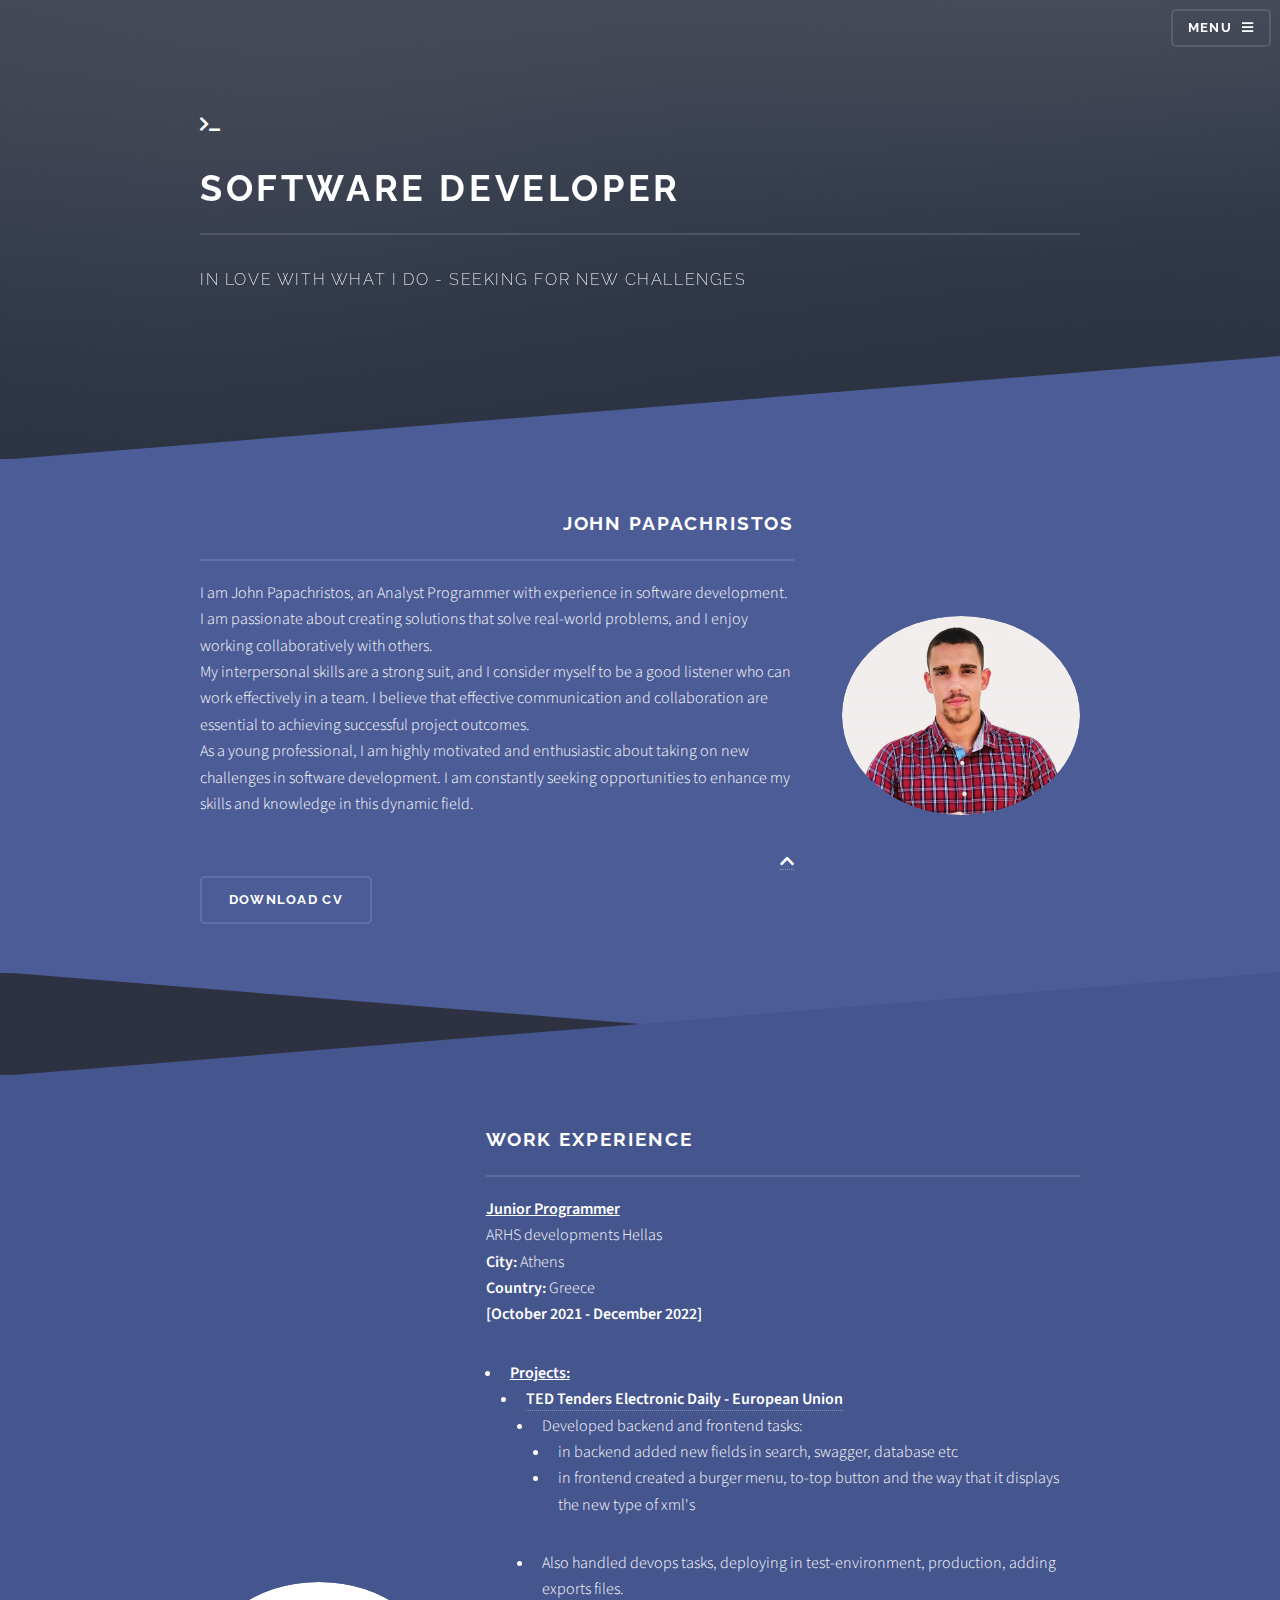
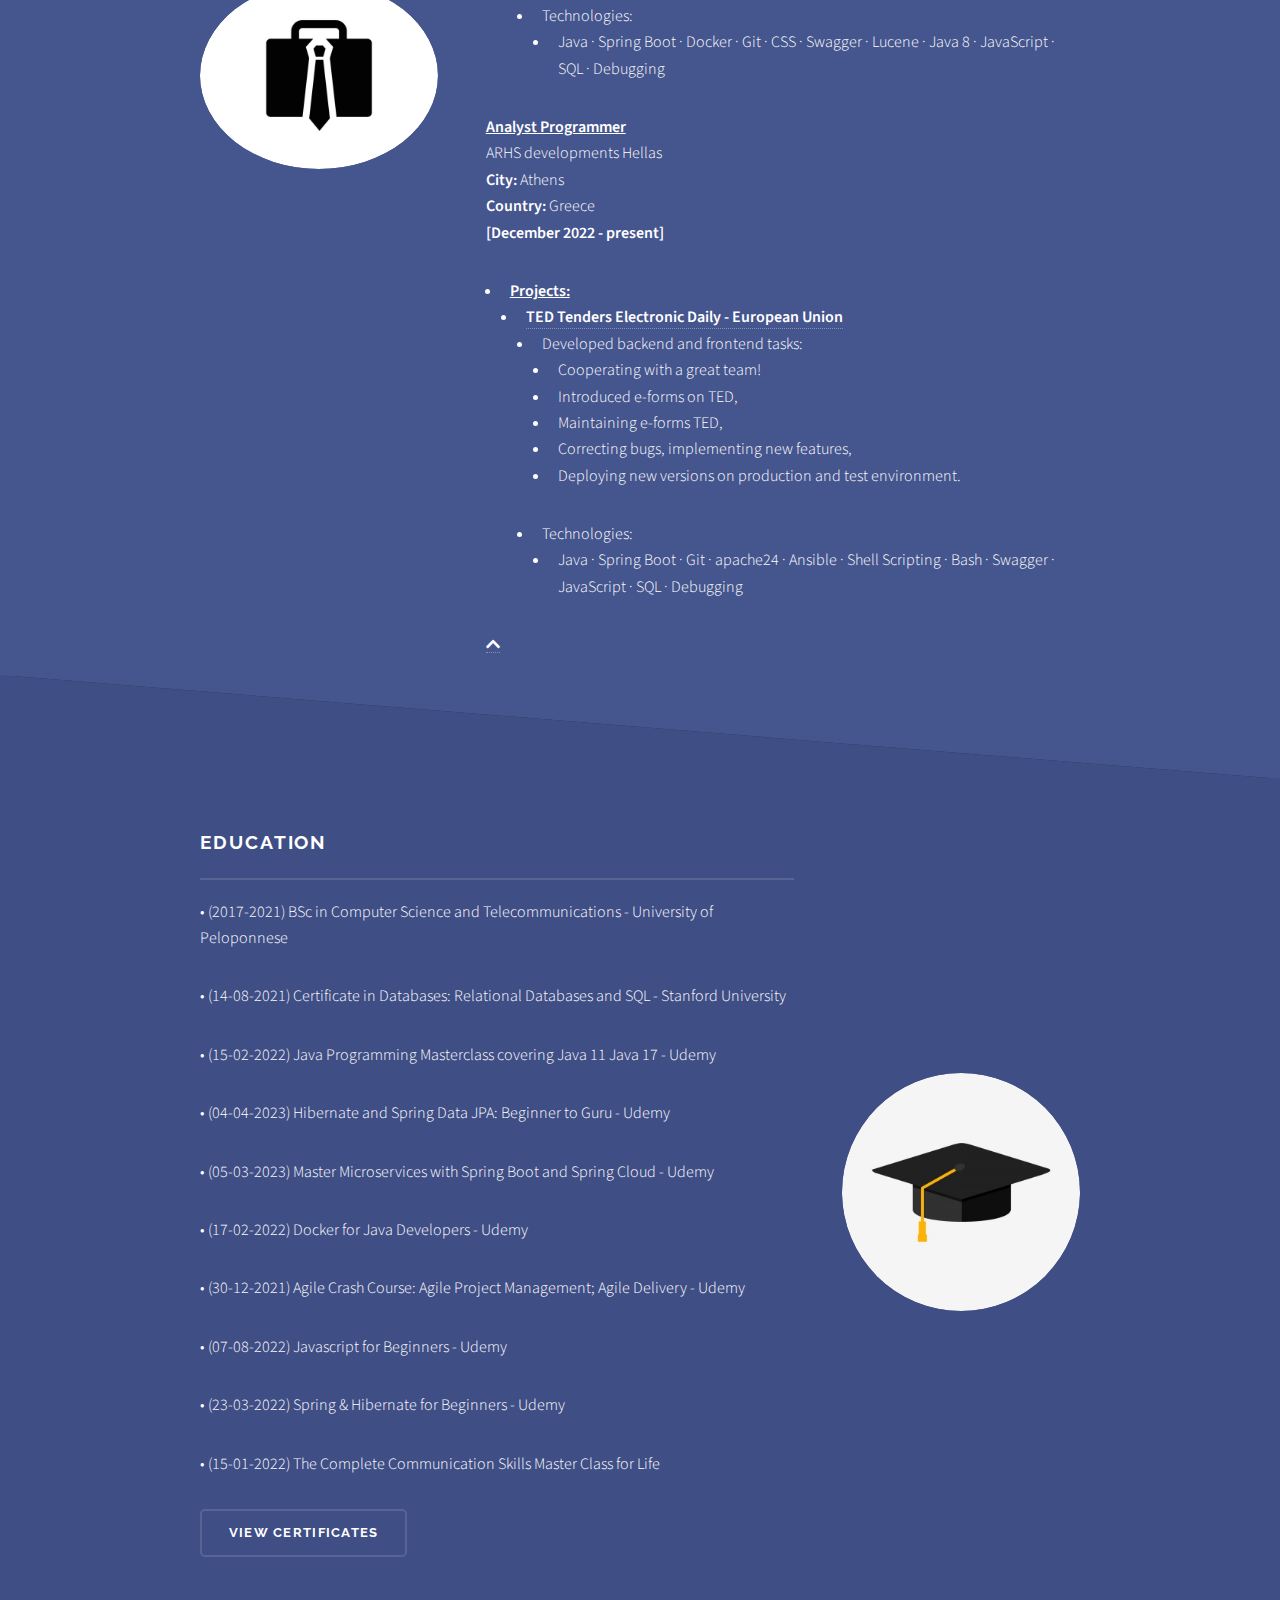
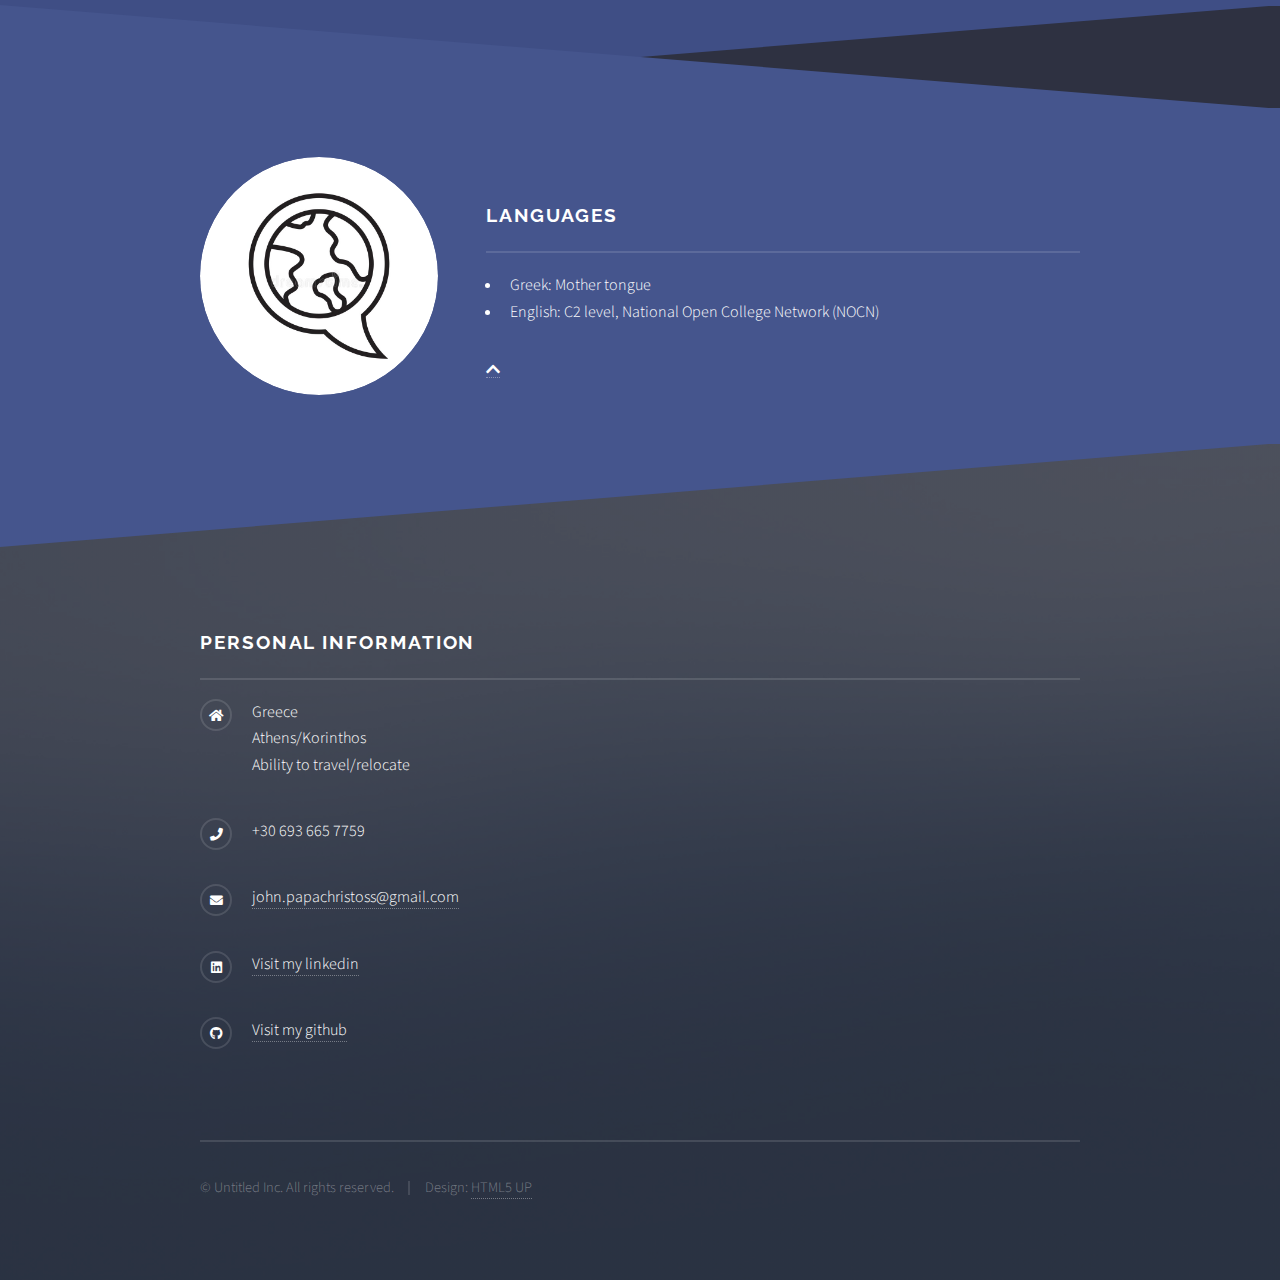
<file: index.html>
<!DOCTYPE HTML>
<!--
	Software developer John Papachristos portfolio
-->
<html>
	<head>
		<link rel="shortcut icon" href="images/Header.png" type="image/png"/>
		<title>John Papachristos</title>
		<meta charset="utf-8" />
		<meta name="viewport" content="width=device-width, initial-scale=1, user-scalable=no" />
		<link rel="stylesheet" href="assets/css/main.css" />
		<noscript><link rel="stylesheet" href="assets/css/noscript.css" /></noscript>
	</head>
	<body class="is-preload">
		<button onclick="topFunction()" id="myBtn" title="Go to top">Top</button>
		<!-- Page Wrapper -->
			<div id="page-wrapper">

				<!-- Header -->
					<header id="header" class="alt">
						<h1><a href="index.html">Personal portfolio</a></h1>
						<nav>
							<a href="#menu">Menu</a>
						</nav>
					</header>

				<!-- Menu -->
					<nav id="menu">
						<div class="inner">
							<h2>Menu</h2>
							<ul class="links">
								<li><a href="index.html">Home</a></li>
								<li><a href="#one">About me</a></li>
								<li><a href="#three">Experience</a></li>
								<li><a href="#two">Education</a></li>
								<li><a href="#four">Languages</a></li>
								<li><a href="#footer">Personal Information</a></li>
							</ul>
							<a href="#" class="close">Close</a>
						</div>
					</nav>

				<!-- Banner -->
					<section id="banner">
						<div class="inner">
							<div class="logo"><span class="fa fa-terminal"></span></div>
							<h2>SOFTWARE DEVELOPER</h2>
							<p>IN LOVE WITH WHAT I DO - SEEKING FOR NEW CHALLENGES</p>
						</div>
					</section>

				<!-- Wrapper -->
					<section id="wrapper">

						<!-- One -->
							<section id="one" class="wrapper spotlight style1">
								<div class="inner">
									<a href="#" class="image"><img src="images/pic01.jpg" alt="" /></a>
									<div class="content">
										<h2 class="major">John Papachristos</h2>
										<p style="text-align: left;">I am John Papachristos, an Analyst Programmer with experience in software development. I am passionate about creating solutions that solve real-world problems, and I enjoy working collaboratively with others.<br>
My interpersonal skills are a strong suit, and I consider myself to be a good listener who can work effectively in a team. I believe that effective communication and collaboration are essential to achieving successful project outcomes.<br>
As a young professional, I am highly motivated and enthusiastic about taking on new challenges in software development. I am constantly seeking opportunities to enhance my skills and knowledge in this dynamic field.</p>
										<a href="#" class="fas fa-chevron-up"></a>
										<ul class="actions">
											<li><a href="CV/JohnPapachristosCV.pdf" class="button" download>Download CV</a></li>
											</ul>
									</div>
								</div>
							</section>

						<!-- three -->
							<section id="three" class="wrapper spotlight style2">
								<div class="inner">
									<a href="#" class="image"><img src="images/pic02.jpg" alt="" /></a>
									<div class="content" style="text-align:left">
										<h2 class="major">Work experience</h2>
										
										<p><strong><u>Junior Programmer</u></strong><br>
										ARHS developments Hellas<br>
										<strong>City:</strong> Athens<br>
										<strong>Country:</strong> Greece<br>
										<strong>[October 2021 - December 2022]</strong>
										</p>
										<ul>
											<li>
												<strong><u>Projects:</u></strong>
											</li>
											<ul>
												<li><strong><a href="https://ted.europa.eu/TED/browse/browseByMap.do">TED Tenders Electronic Daily - European Union</a></strong></li>
												<ul>
													<li>Developed backend and frontend tasks:</li>
													<ul>
														<li>in backend added new fields in search, swagger, database etc</li>
														<li>in frontend created a burger menu, to-top button and the way that it displays the new type of xml's</li>
													</ul>
													<li>Also handled devops tasks, deploying in test-environment, production, adding exports files.</li>
													<li>Technologies:</li>
													<ul>
														<li>Java · Spring Boot · Docker · Git · CSS · Swagger · Lucene · Java 8 · JavaScript · SQL · Debugging</li>
													</ul>
												</ul>
											</ul>
										</ul>
										
										<p><strong><u>Analyst Programmer</u></strong><br>
										ARHS developments Hellas<br>
										<strong>City:</strong> Athens<br>
										<strong>Country:</strong> Greece<br>
										<strong>[December 2022 - present]</strong>
										</p>
										<ul>
											<li>
												<strong><u>Projects:</u></strong>
											</li>
											<ul>
												<li><strong><a href="https://ted.europa.eu/TED/browse/browseByMap.do">TED Tenders Electronic Daily - European Union</a></strong></li>
												<ul>
													<li>Developed backend and frontend tasks:</li>
													<ul>
														<li>Cooperating with a great team! </li>
														<li>Introduced e-forms on TED,</li>
														<li>Maintaining e-forms TED,</li>
														<li>Correcting bugs, implementing new features,</li>
														<li>Deploying new versions on production and test environment.</li>
													</ul>
													<li>Technologies:</li>
													<ul>
														<li>Java · Spring Boot · Git · apache24 · Ansible · Shell Scripting · Bash · Swagger · JavaScript · SQL · Debugging</li>
													</ul>
												</ul>
											</ul>
										</ul>
										<a href="#" class="fas fa-chevron-up"></a>
									</div>
								</div>
							</section>
							
							
						<!-- two -->
							<section id="two" class="wrapper alt spotlight style3">
								<div class="inner">
									<a href="#" class="image"><img src="images/pic03.jpg" alt="" /></a>
									<div class="content" style="text-align:left;">
										<h2 class="major">Education</h2>
										<p>&#8226; (2017-2021) BSc in Computer Science and Telecommunications - University of Peloponnese</p>
										<p>&#8226; (14-08-2021) Certificate in Databases: Relational Databases and SQL - Stanford University</p>
										<p>&#8226; (15-02-2022) Java Programming Masterclass covering Java 11 Java 17 - Udemy</p>
										<p>&#8226; (04-04-2023) Hibernate and Spring Data JPA: Beginner to Guru - Udemy</p>
										<p>&#8226; (05-03-2023) Master Microservices with Spring Boot and Spring Cloud - Udemy</p>
										<p>&#8226; (17-02-2022) Docker for Java Developers - Udemy</p>
										<p>&#8226; (30-12-2021) Agile Crash Course: Agile Project Management; Agile Delivery - Udemy</p>
										<p>&#8226; (07-08-2022) Javascript for Beginners - Udemy</p>
										<p>&#8226; (23-03-2022) Spring & Hibernate for Beginners - Udemy</p>
										<p>&#8226; (15-01-2022) The Complete Communication Skills Master Class for Life</p>
										<ul class="actions">
											<li><a href="generic.html" class="button">View Certificates</a></li>
											</ul>
									</div>
									
								</div>
								
							</section>

						<!-- Four -->
						<section id="four" class="wrapper alt spotlight style2">
							<div class="inner">
								<a href="#" class="image"><img src="images/pic04.jpg" alt="" /></a>
								<div class="content">
									<h2 class="major">Languages</h2>
									<ul>
										<li>Greek: Mother tongue</li>
										<li>English: C2 level, National Open College Network (NOCN)</li>
									</ul>
									<a href="#" class="fas fa-chevron-up"></a>
								</div>
							</div>
						</section>

					</section>

				<!-- Footer -->
					<section id="footer">
						<div class="inner">
							<h2 class="major">Personal information</h2>
							<ul class="contact">
								<li class="icon solid fa-home">
									Greece<br />
									Athens/Korinthos<br />
									Ability to travel/relocate
								</li>
								<li class="icon solid fa-phone">+30 693 665 7759</li>
								<li class="icon solid fa-envelope"><a href="#">john.papachristoss@gmail.com</a></li>
								<li class="icon brands fa-linkedin"><a href="https://gr.linkedin.com/in/john-papachristos-a7b620218">Visit my linkedin</a></li>
								<li class="icon brands fa-github"><a href="https://github.com/JohnPapachristos">Visit my github</a></li>
							</ul>
							<ul class="copyright">
								<li>&copy; Untitled Inc. All rights reserved.</li><li>Design: <a href="http://html5up.net">HTML5 UP</a></li>
							</ul>
						</div>
					</section>

			</div>

		<!-- Scripts -->
			<script src="assets/js/jquery.min.js"></script>
			<script src="assets/js/jquery.scrollex.min.js"></script>
			<script src="assets/js/browser.min.js"></script>
			<script src="assets/js/breakpoints.min.js"></script>
			<script src="assets/js/util.js"></script>
			<script src="assets/js/main.js"></script>

	</body>
</html>
</file>
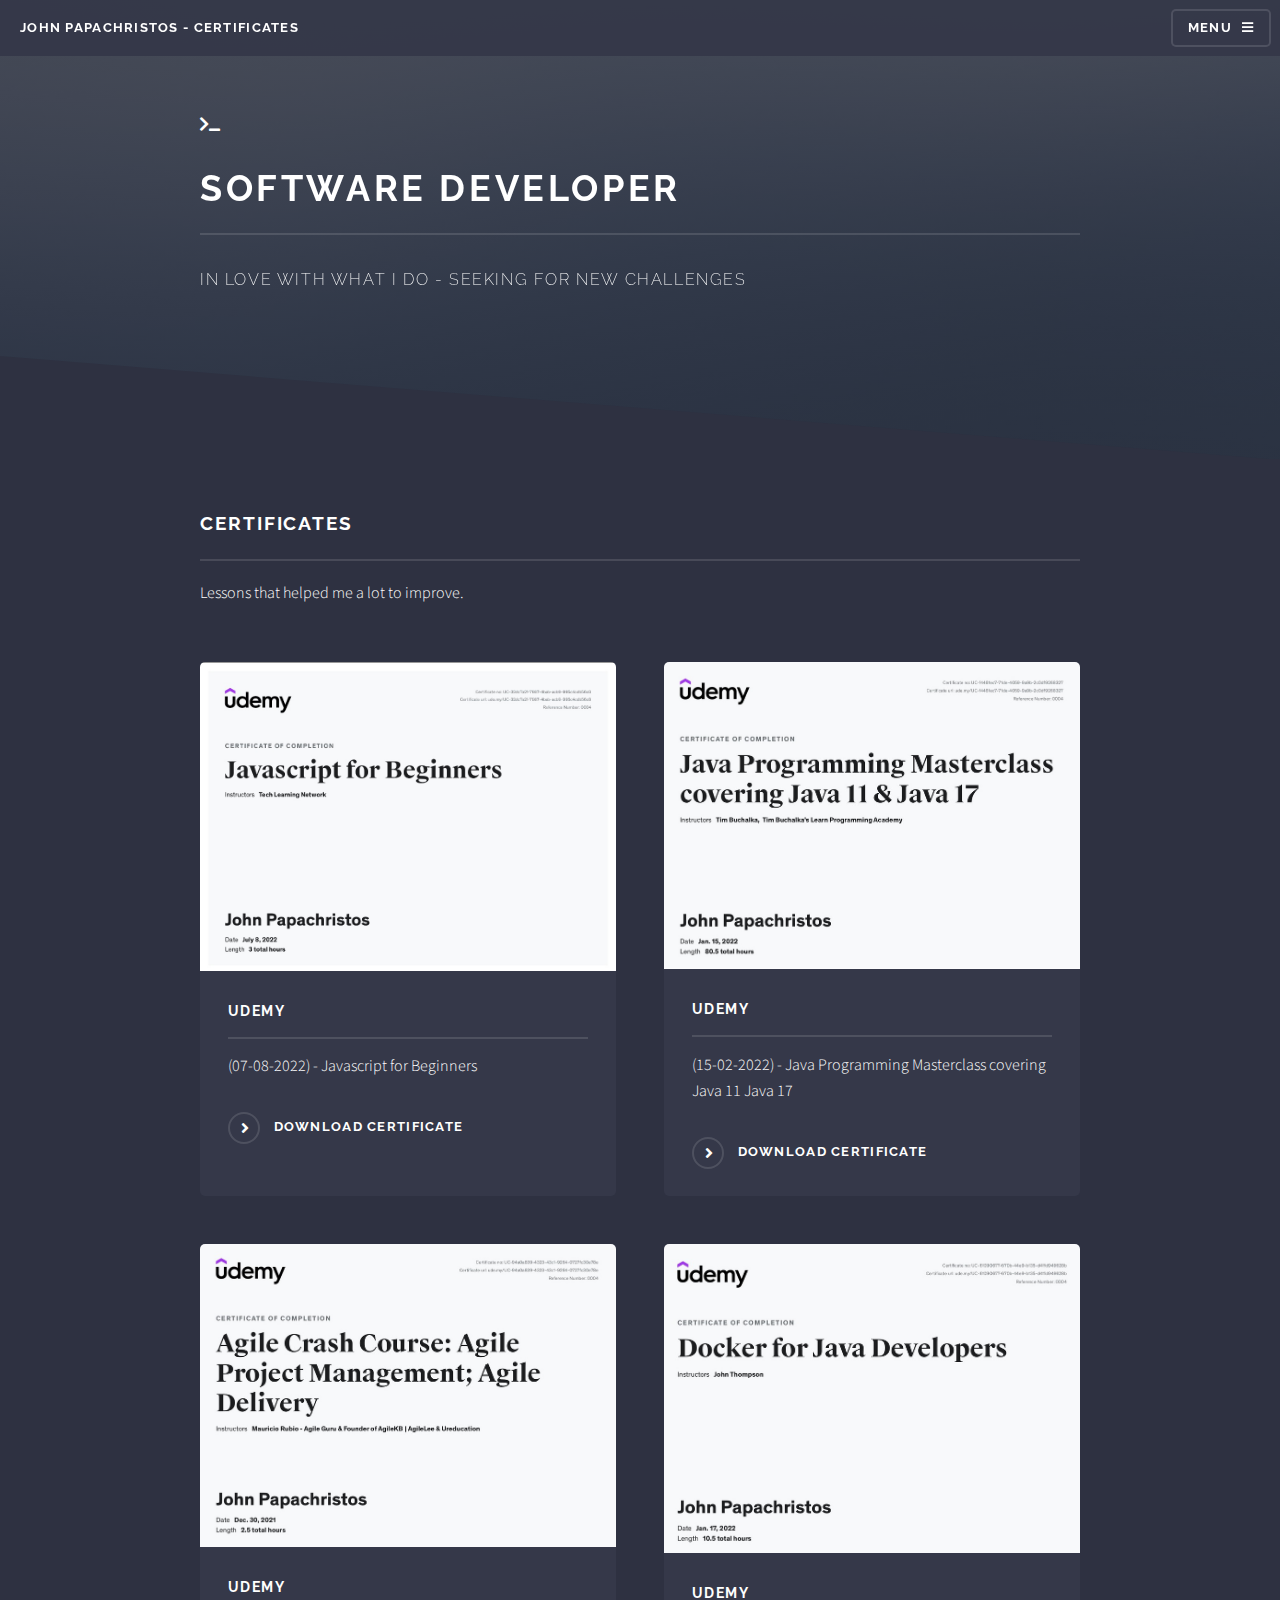
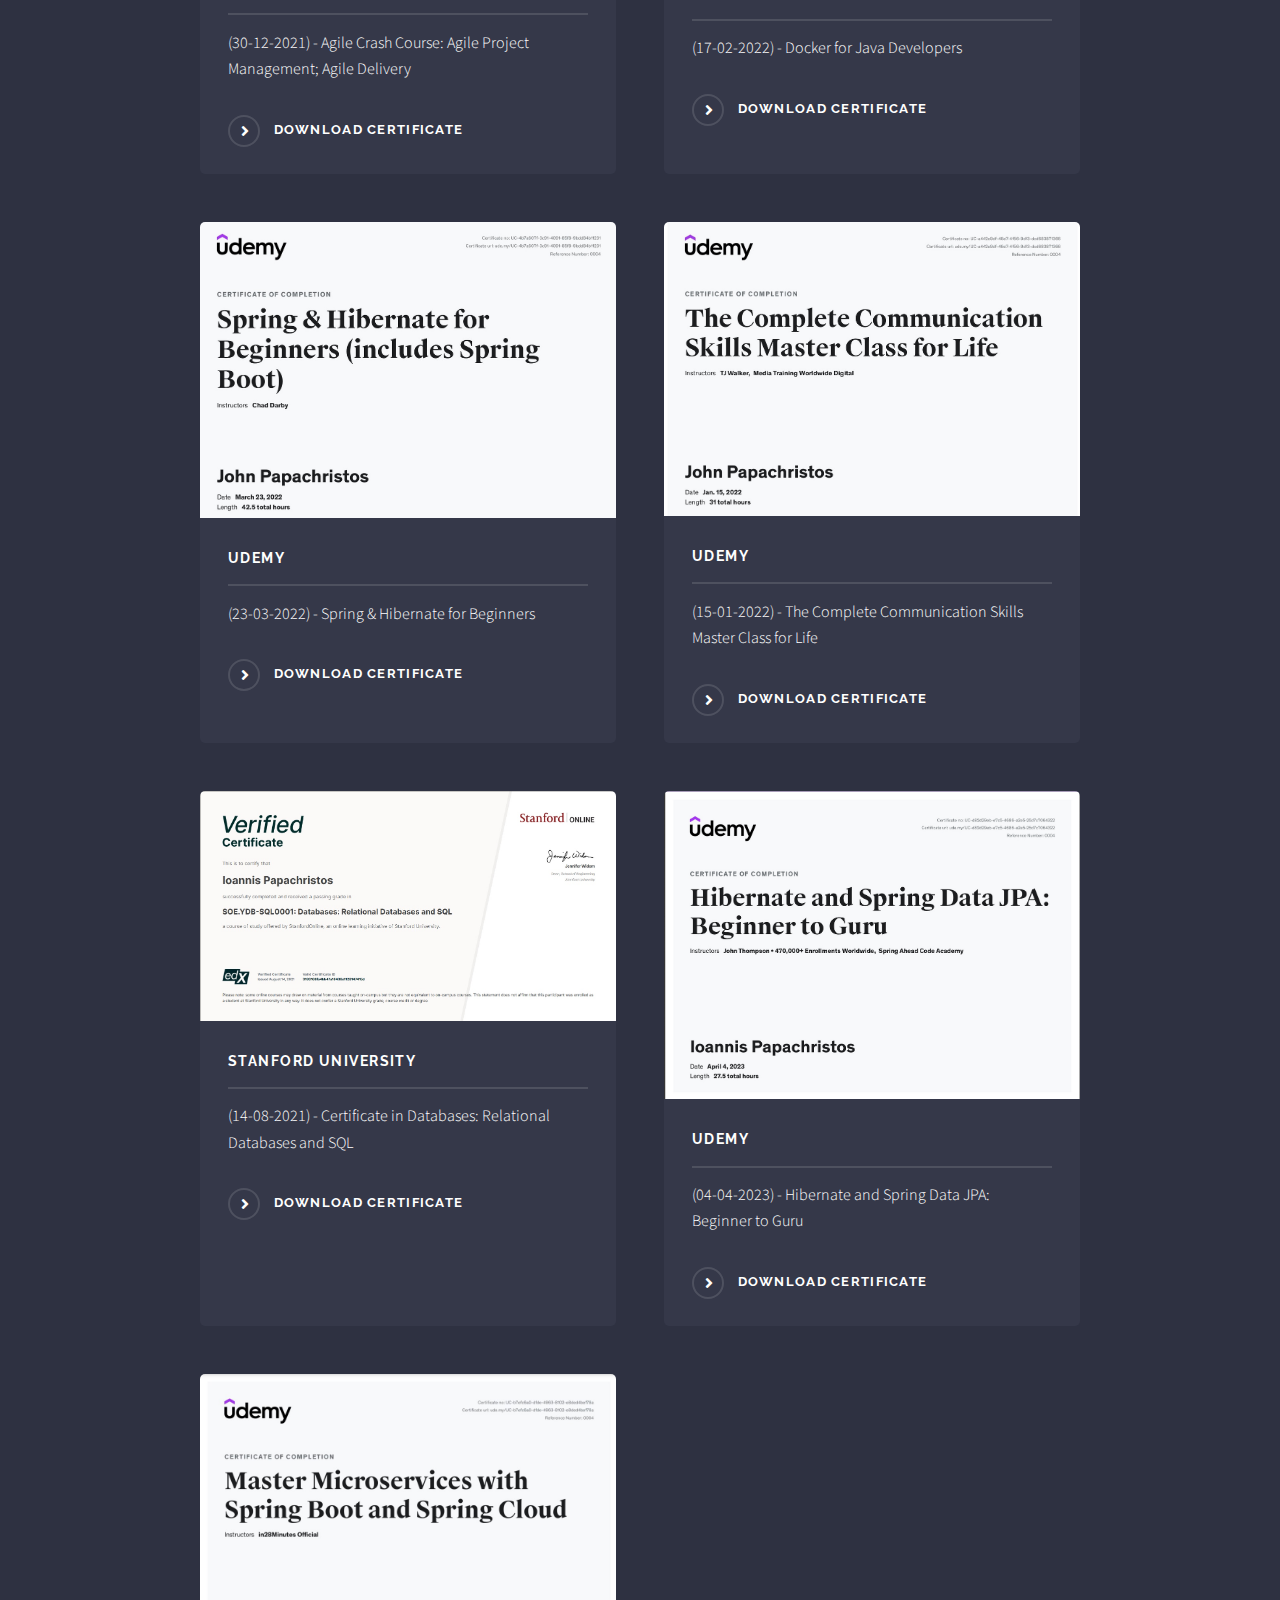
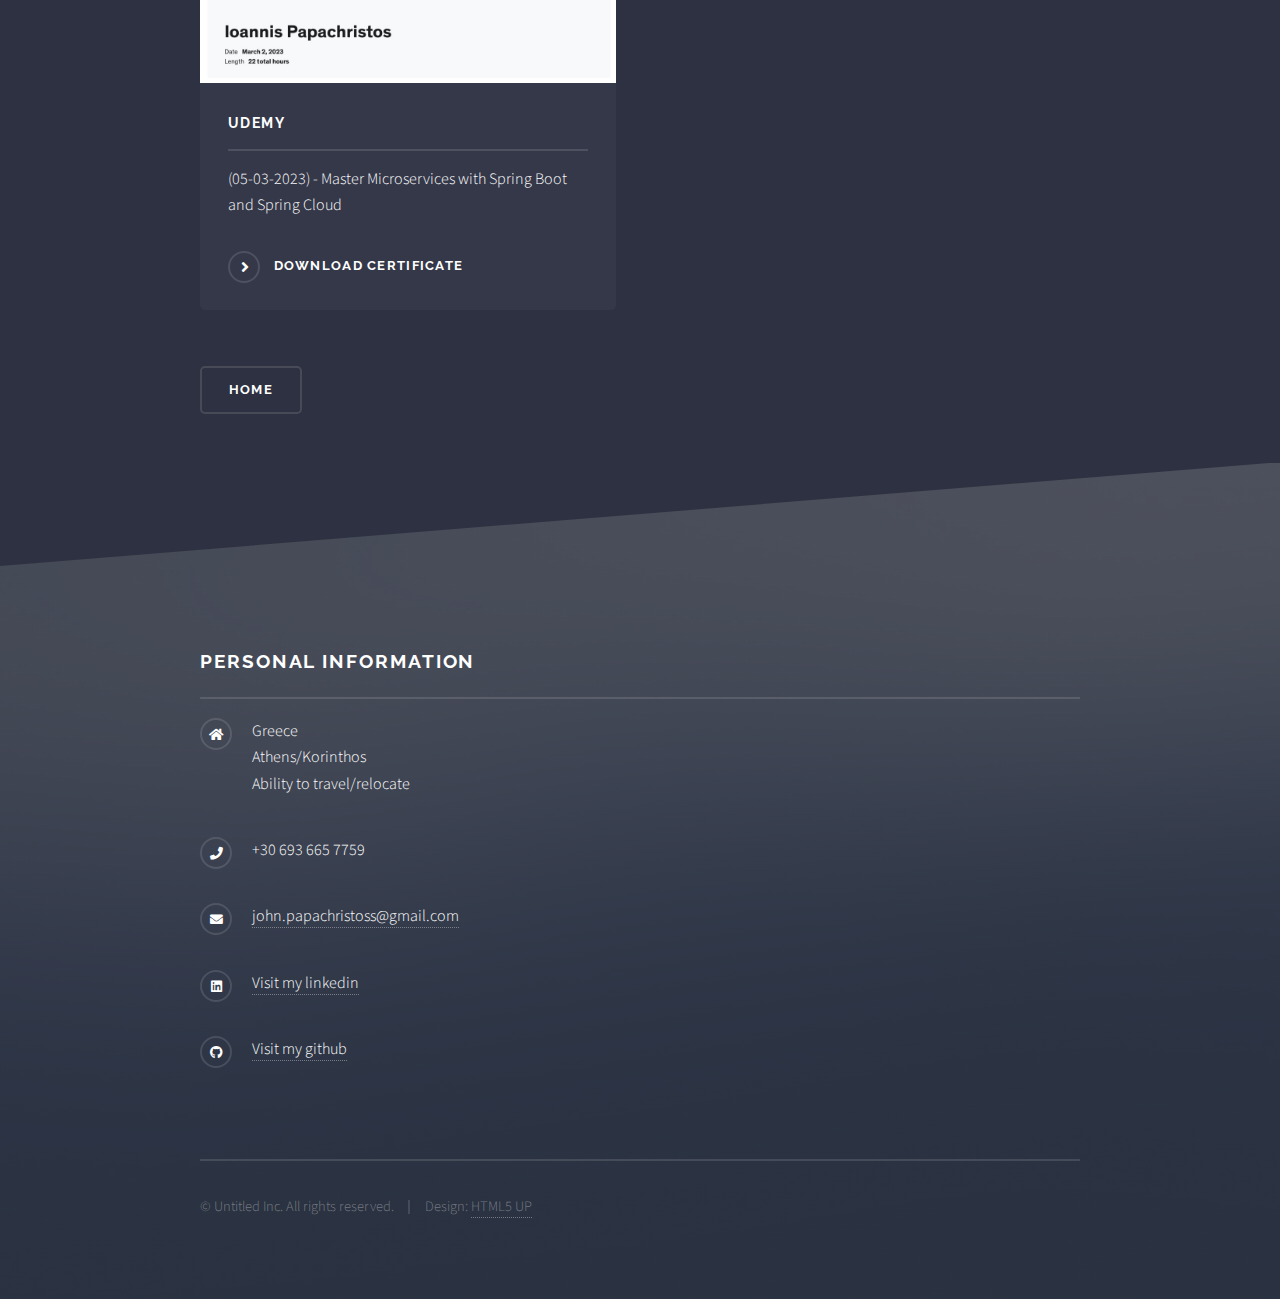
<file: generic.html>
<!DOCTYPE HTML>
<!--
	Solid State by HTML5 UP
	html5up.net | @ajlkn
	Free for personal and commercial use under the CCA 3.0 license (html5up.net/license)
-->
<html>
	<head>
		<link rel="shortcut icon" href="images/Header.png" type="image/png"/>
		<title>John Papachristos - Certificates</title>
		<meta charset="utf-8" />
		<meta name="viewport" content="width=device-width, initial-scale=1, user-scalable=no" />
		<link rel="stylesheet" href="assets/css/main.css" />
		<noscript><link rel="stylesheet" href="assets/css/noscript.css" /></noscript>
	</head>
	<body class="is-preload">
		<button onclick="topFunction()" id="myBtn" title="Go to top">Top</button>
		<!-- Page Wrapper -->
			<div id="page-wrapper">

				<!-- Header -->
					<header id="header">
						<h1><a href="index.html">John Papachristos - Certificates</a></h1>
						<nav>
							<a href="#menu">Menu</a>
						</nav>
					</header>

				<!-- Menu -->
					<nav id="menu">
						<div class="inner">
							<h2>Menu</h2>
							<ul class="links">
								<li><a href="index.html">Home</a></li>
							</ul>
							<a href="#" class="close">Close</a>
						</div>
					</nav>
					<!-- Banner -->
					<section id="banner">
						<div class="inner">
							<div class="logo"><span class="fa fa-terminal"></span></div>
							<h2>SOFTWARE DEVELOPER</h2>
							<p>IN LOVE WITH WHAT I DO - SEEKING FOR NEW CHALLENGES</p>
						</div>
					</section>
					<!-- Four -->
					<section id="four" class="wrapper alt style1">
						<div class="inner">
							<h2 class="major">Certificates</h2>
							<p>Lessons that helped me a lot to improve.</p>
							<section class="features">
								<article>
									<a href="https://www.udemy.com/certificate/UC-32dc7a2f-7987-4bab-acb9-995c4cdb56c8/" class="image"><img src="images/pic11.jpg" alt="" /></a>
									<h3 class="major">Udemy</h3>
									<p>(07-08-2022) - Javascript for Beginners</p>
									<a href="images/pic11.jpg" class="special" download>Download certificate</a>
								</article>
								<article>
									<a href="https://www.udemy.com/certificate/UC-f4461ec7-71de-4059-9a9b-2c0df9268327/" class="image"><img src="images/pic05.jpg" alt="" /></a>
									<h3 class="major">Udemy</h3>
									<p>(15-02-2022) - Java Programming Masterclass covering Java 11 Java 17</p>
									<a href="images/pic05.jpg" class="special" download>Download certificate</a>
								</article>
								<article>
									<a href="https://www.udemy.com/certificate/UC-94a0a839-4323-43c1-9264-0727fc30e78e/" class="image"><img src="images/pic07.jpg" alt="" /></a>
									<h3 class="major">Udemy</h3>
									<p>(30-12-2021) - Agile Crash Course: Agile Project Management; Agile Delivery</p>
									<a href="images/pic07.jpg" class="special" download>Download certificate</a>
								</article>
								<article>
									<a href="https://www.udemy.com/certificate/UC-61090677-670b-44e9-b135-d41fd949628b/" class="image"><img src="images/pic06.jpg" alt="" /></a>
									<h3 class="major">Udemy</h3>
									<p>(17-02-2022) - Docker for Java Developers</p>
									<a href="images/pic06.jpg" class="special" download>Download certificate</a>
								</article>
								<article>
									<a href="https://www.udemy.com/certificate/UC-4b7a607f-3c91-4091-85f8-9bdd84b11231/" class="image"><img src="images/pic09.jpg" alt="" /></a>
									<h3 class="major">Udemy</h3>
									<p>(23-03-2022) - Spring & Hibernate for Beginners</p>
									<a href="images/pic09.jpg" class="special" download>Download certificate</a>
								</article>
								<article>
									<a href="https://www.udemy.com/certificate/UC-a442e9df-46e7-4f56-9df3-dcd683871366/" class="image"><img src="images/pic10.jpg" alt="" /></a>
									<h3 class="major">Udemy</h3>
									<p>(15-01-2022) - The Complete Communication Skills Master Class for Life</p>
									<a href="images/pic10.jpg" class="special" download>Download certificate</a>
								</article>
								<article>
									<a href="https://courses.edx.org/certificates/3193168fa4bb47a18438a1128147415d" class="image"><img src="images/pic08.jpg" alt="" /></a>
									<h3 class="major">Stanford University</h3>
									<p>(14-08-2021) - Certificate in Databases: Relational Databases and SQL</p>
									<a href="images/pic08.jpg" class="special" download>Download certificate</a>
								</article>
								<article>
									<a href="https://arhs.udemy.com/certificate/UC-d82d29eb-e7c5-4686-a2e5-25d7c7064322/" class="image"><img src="images/pic12.jpg" alt="" /></a>
									<h3 class="major">Udemy</h3>
									<p>(04-04-2023) - Hibernate and Spring Data JPA: Beginner to Guru</p>
									<a href="images/pic12.jpg" class="special" download>Download certificate</a>
								</article>
								<article>
									<a href="https://arhs.udemy.com/certificate/UC-b7efc6a0-dfde-4963-8102-e8ded4bef78a/" class="image"><img src="images/pic13.jpg" alt="" /></a>
									<h3 class="major">Udemy</h3>
									<p>(05-03-2023) - Master Microservices with Spring Boot and Spring Cloud</p>
									<a href="images/pic13.jpg" class="special" download>Download certificate</a>
								</article>
							</section>
							<ul class="actions">
								<li><a href="index.html" class="button">Home</a></li>
							</ul>
						</div>
					</section>
					<!-- Footer -->
					<section id="footer">
						<div class="inner">
							<h2 class="major">Personal information</h2>
							<ul class="contact">
								<li class="icon solid fa-home">
									Greece<br />
									Athens/Korinthos<br />
									Ability to travel/relocate
								</li>
								<li class="icon solid fa-phone">+30 693 665 7759</li>
								<li class="icon solid fa-envelope"><a href="#">john.papachristoss@gmail.com</a></li>
								<li class="icon brands fa-linkedin"><a href="https://gr.linkedin.com/in/john-papachristos-a7b620218">Visit my linkedin</a></li>
								<li class="icon brands fa-github"><a href="https://github.com/JohnPapachristos">Visit my github</a></li>
							</ul>
							<ul class="copyright">
								<li>&copy; Untitled Inc. All rights reserved.</li><li>Design: <a href="http://html5up.net">HTML5 UP</a></li>
							</ul>
						</div>
					</section>

			</div>

		<!-- Scripts -->
			<script src="assets/js/jquery.min.js"></script>
			<script src="assets/js/jquery.scrollex.min.js"></script>
			<script src="assets/js/browser.min.js"></script>
			<script src="assets/js/breakpoints.min.js"></script>
			<script src="assets/js/util.js"></script>
			<script src="assets/js/main.js"></script>

	</body>
</html>
</file>
<file: assets/css/noscript.css>
/*
	Solid State by HTML5 UP
	html5up.net | @ajlkn
	Free for personal and commercial use under the CCA 3.0 license (html5up.net/license)
*/

/* Banner */

	body.is-preload #banner .logo {
		-moz-transform: none;
		-webkit-transform: none;
		-ms-transform: none;
		transform: none;
		opacity: 1;
	}

	body.is-preload #banner h2 {
		opacity: 1;
		-moz-transform: none;
		-webkit-transform: none;
		-ms-transform: none;
		transform: none;
		-moz-filter: none;
		-webkit-filter: none;
		-ms-filter: none;
		filter: none;
	}

	body.is-preload #banner p {
		opacity: 01;
		-moz-transform: none;
		-webkit-transform: none;
		-ms-transform: none;
		transform: none;
		-moz-filter: none;
		-webkit-filter: none;
		-ms-filter: none;
		filter: none;
	}
</file>
<file: assets/css/main.css>
@import url(fontawesome-all.min.css);
@import url("https://fonts.googleapis.com/css?family=Raleway:200,700|Source+Sans+Pro:300,600,300italic,600italic");

/*
	Solid State by HTML5 UP
	html5up.net | @ajlkn
	Free for personal and commercial use under the CCA 3.0 license (html5up.net/license)
*/

html, body, div, span, applet, object,
iframe, h1, h2, h3, h4, h5, h6, p, blockquote,
pre, a, abbr, acronym, address, big, cite,
code, del, dfn, em, img, ins, kbd, q, s, samp,
small, strike, strong, sub, sup, tt, var, b,
u, i, center, dl, dt, dd, ol, ul, li, fieldset,
form, label, legend, table, caption, tbody,
tfoot, thead, tr, th, td, article, aside,
canvas, details, embed, figure, figcaption,
footer, header, hgroup, menu, nav, output, ruby,
section, summary, time, mark, audio, video {
	margin: 0;
	padding: 0;
	border: 0;
	font-size: 100%;
	font: inherit;
	vertical-align: baseline;}

article, aside, details, figcaption, figure,
footer, header, hgroup, menu, nav, section {
	display: block;}

body {
	line-height: 1;
}

ol, ul {
	list-style: none;
}

blockquote, q {
	quotes: none;
}

	blockquote:before, blockquote:after, q:before, q:after {
		content: '';
		content: none;
	}

table {
	border-collapse: collapse;
	border-spacing: 0;
}

body {
	-webkit-text-size-adjust: none;
}

mark {
	background-color: transparent;
	color: inherit;
}

input::-moz-focus-inner {
	border: 0;
	padding: 0;
}

input, select, textarea {
	-moz-appearance: none;
	-webkit-appearance: none;
	-ms-appearance: none;
	appearance: none;
}

#myBtn {
  display: none;
  position: fixed;
  bottom: 20px;
  right: 30px;
  z-index: 99;
  border: none;
  outline: none;
  background-color: black;
  color: white;
  cursor: pointer;
  border-radius: 4px;
}

#myBtn:hover {
  background-color: #555;
}

/* Basic */

	@-ms-viewport {
		width: device-width;
	}

	body {
		-ms-overflow-style: scrollbar;
	}

	@media screen and (max-width: 480px) {

		html, body {
			min-width: 320px;
		}

	}

	html {
		box-sizing: border-box;
	}

	*, *:before, *:after {
		box-sizing: inherit;
	}

	body {
		background-color: #2e3141;
		background-image: linear-gradient(to top, rgba(46, 49, 65, 0.8), rgba(46, 49, 65, 0.8)), url("../../images/bg.jpg");
		background-size: auto, cover;
		background-attachment: fixed, fixed;
		background-position: center, center;
	}

		body.is-preload *, body.is-preload *:before, body.is-preload *:after {
			-moz-animation: none !important;
			-webkit-animation: none !important;
			-ms-animation: none !important;
			animation: none !important;
			-moz-transition: none !important;
			-webkit-transition: none !important;
			-ms-transition: none !important;
			transition: none !important;
		}

/* Type */

	body, input, select, textarea {
		color: #ffffff;
		font-family: "Source Sans Pro", Helvetica, sans-serif;
		font-size: 16.5pt;
		font-weight: 300;
		line-height: 1.65;
	}

		@media screen and (max-width: 1680px) {

			body, input, select, textarea {
				font-size: 13pt;
			}

		}

		@media screen and (max-width: 1280px) {

			body, input, select, textarea {
				font-size: 12pt;
			}

		}

		@media screen and (max-width: 980px) {

			body, input, select, textarea {
				font-size: 12pt;
			}

		}

		@media screen and (max-width: 736px) {

			body, input, select, textarea {
				font-size: 12pt;
			}

		}

		@media screen and (max-width: 480px) {

			body, input, select, textarea {
				font-size: 12pt;
			}

		}

	a {
		-moz-transition: color 0.2s ease-in-out, border-bottom-color 0.2s ease-in-out;
		-webkit-transition: color 0.2s ease-in-out, border-bottom-color 0.2s ease-in-out;
		-ms-transition: color 0.2s ease-in-out, border-bottom-color 0.2s ease-in-out;
		transition: color 0.2s ease-in-out, border-bottom-color 0.2s ease-in-out;
		border-bottom: dotted 1px rgba(255, 255, 255, 0.35);
		color: #ffffff;
		text-decoration: none;
	}

		a:hover {
			border-bottom-color: transparent;
			color: #ffffff !important;
		}

		a.special:not(.button) {
			text-decoration: none;
			border-bottom: 0;
			display: block;
			font-family: Raleway, Helvetica, sans-serif;
			font-size: 0.8em;
			font-weight: 700;
			letter-spacing: 0.1em;
			margin: 0 0 2em 0;
			text-transform: uppercase;
		}

			a.special:not(.button):before {
				-moz-osx-font-smoothing: grayscale;
				-webkit-font-smoothing: antialiased;
				display: inline-block;
				font-style: normal;
				font-variant: normal;
				text-rendering: auto;
				line-height: 1;
				text-transform: none !important;
				font-family: 'Font Awesome 5 Free';
				font-weight: 900;
			}

			a.special:not(.button):before {
				-moz-transition: background-color 0.2s ease-in-out;
				-webkit-transition: background-color 0.2s ease-in-out;
				-ms-transition: background-color 0.2s ease-in-out;
				transition: background-color 0.2s ease-in-out;
				border-radius: 100%;
				border: solid 2px rgba(255, 255, 255, 0.125);
				content: '\f105';
				display: inline-block;
				font-size: 1.25em;
				height: 2em;
				line-height: 1.75em;
				margin-right: 0.85em;
				text-align: center;
				text-indent: 0.15em;
				vertical-align: middle;
				width: 2em;
			}

			a.special:not(.button):hover:before {
				background-color: rgba(255, 255, 255, 0.025);
			}

			a.special:not(.button):active:before {
				background-color: rgba(255, 255, 255, 0.075);
			}

	strong, b {
		color: #ffffff;
		font-weight: 600;
	}

	em, i {
		font-style: italic;
	}

	p {
		margin: 0 0 2em 0;
	}

	h1, h2, h3, h4, h5, h6 {
		color: #ffffff;
		font-family: Raleway, Helvetica, sans-serif;
		font-weight: 700;
		letter-spacing: 0.1em;
		margin: 0 0 1em 0;
		text-transform: uppercase;
	}

		h1 a, h2 a, h3 a, h4 a, h5 a, h6 a {
			color: inherit;
			text-decoration: none;
			border-bottom: 0;
		}

		h1 span, h2 span, h3 span, h4 span, h5 span, h6 span {
			font-weight: 200;
		}

		h1.major, h2.major, h3.major, h4.major, h5.major, h6.major {
			padding-bottom: 1em;
			border-bottom: solid 2px rgba(255, 255, 255, 0.125);
		}

	h2 {
		font-size: 1.2em;
	}

	h3 {
		font-size: 0.9em;
	}

	h4 {
		font-size: 0.7em;
	}

	h5 {
		font-size: 0.7em;
	}

	h6 {
		font-size: 0.7em;
	}

	@media screen and (max-width: 736px) {

		h2 {
			font-size: 1em;
		}

		h3 {
			font-size: 0.8em;
		}

	}

	sub {
		font-size: 0.8em;
		position: relative;
		top: 0.5em;
	}

	sup {
		font-size: 0.8em;
		position: relative;
		top: -0.5em;
	}

	blockquote {
		border-left: solid 4px rgba(255, 255, 255, 0.125);
		font-style: italic;
		margin: 0 0 2em 0;
		padding: 0.5em 0 0.5em 2em;
	}

	code {
		background: rgba(255, 255, 255, 0.025);
		border-radius: 5px;
		border: solid 2px rgba(255, 255, 255, 0.125);
		font-family: "Courier New", monospace;
		font-size: 0.9em;
		margin: 0 0.25em;
		padding: 0.25em 0.65em;
	}

	pre {
		-webkit-overflow-scrolling: touch;
		font-family: "Courier New", monospace;
		font-size: 0.9em;
		margin: 0 0 2em 0;
	}

		pre code {
			display: block;
			line-height: 1.75em;
			padding: 1em 1.5em;
			overflow-x: auto;
		}

	hr {
		border: 0;
		border-bottom: solid 2px rgba(255, 255, 255, 0.125);
		margin: 2.5em 0;
	}

		hr.major {
			margin: 4em 0;
		}

	.align-left {
		text-align: left;
	}

	.align-center {
		text-align: center;
	}

	.align-right {
		text-align: right;
	}

/* Row */

	.row {
		display: flex;
		flex-wrap: wrap;
		box-sizing: border-box;
		align-items: stretch;
	}

		.row > * {
			box-sizing: border-box;
		}

		.row.gtr-uniform > * > :last-child {
			margin-bottom: 0;
		}

		.row.aln-left {
			justify-content: flex-start;
		}

		.row.aln-center {
			justify-content: center;
		}

		.row.aln-right {
			justify-content: flex-end;
		}

		.row.aln-top {
			align-items: flex-start;
		}

		.row.aln-middle {
			align-items: center;
		}

		.row.aln-bottom {
			align-items: flex-end;
		}

		.row > .imp {
			order: -1;
		}

		.row > .col-1 {
			width: 8.33333%;
		}

		.row > .off-1 {
			margin-left: 8.33333%;
		}

		.row > .col-2 {
			width: 16.66667%;
		}

		.row > .off-2 {
			margin-left: 16.66667%;
		}

		.row > .col-3 {
			width: 25%;
		}

		.row > .off-3 {
			margin-left: 25%;
		}

		.row > .col-4 {
			width: 33.33333%;
		}

		.row > .off-4 {
			margin-left: 33.33333%;
		}

		.row > .col-5 {
			width: 41.66667%;
		}

		.row > .off-5 {
			margin-left: 41.66667%;
		}

		.row > .col-6 {
			width: 50%;
		}

		.row > .off-6 {
			margin-left: 50%;
		}

		.row > .col-7 {
			width: 58.33333%;
		}

		.row > .off-7 {
			margin-left: 58.33333%;
		}

		.row > .col-8 {
			width: 66.66667%;
		}

		.row > .off-8 {
			margin-left: 66.66667%;
		}

		.row > .col-9 {
			width: 75%;
		}

		.row > .off-9 {
			margin-left: 75%;
		}

		.row > .col-10 {
			width: 83.33333%;
		}

		.row > .off-10 {
			margin-left: 83.33333%;
		}

		.row > .col-11 {
			width: 91.66667%;
		}

		.row > .off-11 {
			margin-left: 91.66667%;
		}

		.row > .col-12 {
			width: 100%;
		}

		.row > .off-12 {
			margin-left: 100%;
		}

		.row.gtr-0 {
			margin-top: 0;
			margin-left: 0em;
		}

			.row.gtr-0 > * {
				padding: 0 0 0 0em;
			}

			.row.gtr-0.gtr-uniform {
				margin-top: 0em;
			}

				.row.gtr-0.gtr-uniform > * {
					padding-top: 0em;
				}

		.row.gtr-25 {
			margin-top: 0;
			margin-left: -0.4375em;
		}

			.row.gtr-25 > * {
				padding: 0 0 0 0.4375em;
			}

			.row.gtr-25.gtr-uniform {
				margin-top: -0.4375em;
			}

				.row.gtr-25.gtr-uniform > * {
					padding-top: 0.4375em;
				}

		.row.gtr-50 {
			margin-top: 0;
			margin-left: -0.875em;
		}

			.row.gtr-50 > * {
				padding: 0 0 0 0.875em;
			}

			.row.gtr-50.gtr-uniform {
				margin-top: -0.875em;
			}

				.row.gtr-50.gtr-uniform > * {
					padding-top: 0.875em;
				}

		.row {
			margin-top: 0;
			margin-left: -1.75em;
		}

			.row > * {
				padding: 0 0 0 1.75em;
			}

			.row.gtr-uniform {
				margin-top: -1.75em;
			}

				.row.gtr-uniform > * {
					padding-top: 1.75em;
				}

		.row.gtr-150 {
			margin-top: 0;
			margin-left: -2.625em;
		}

			.row.gtr-150 > * {
				padding: 0 0 0 2.625em;
			}

			.row.gtr-150.gtr-uniform {
				margin-top: -2.625em;
			}

				.row.gtr-150.gtr-uniform > * {
					padding-top: 2.625em;
				}

		.row.gtr-200 {
			margin-top: 0;
			margin-left: -3.5em;
		}

			.row.gtr-200 > * {
				padding: 0 0 0 3.5em;
			}

			.row.gtr-200.gtr-uniform {
				margin-top: -3.5em;
			}

				.row.gtr-200.gtr-uniform > * {
					padding-top: 3.5em;
				}

		@media screen and (max-width: 1680px) {

			.row {
				display: flex;
				flex-wrap: wrap;
				box-sizing: border-box;
				align-items: stretch;
			}

				.row > * {
					box-sizing: border-box;
				}

				.row.gtr-uniform > * > :last-child {
					margin-bottom: 0;
				}

				.row.aln-left {
					justify-content: flex-start;
				}

				.row.aln-center {
					justify-content: center;
				}

				.row.aln-right {
					justify-content: flex-end;
				}

				.row.aln-top {
					align-items: flex-start;
				}

				.row.aln-middle {
					align-items: center;
				}

				.row.aln-bottom {
					align-items: flex-end;
				}

				.row > .imp-xlarge {
					order: -1;
				}

				.row > .col-1-xlarge {
					width: 8.33333%;
				}

				.row > .off-1-xlarge {
					margin-left: 8.33333%;
				}

				.row > .col-2-xlarge {
					width: 16.66667%;
				}

				.row > .off-2-xlarge {
					margin-left: 16.66667%;
				}

				.row > .col-3-xlarge {
					width: 25%;
				}

				.row > .off-3-xlarge {
					margin-left: 25%;
				}

				.row > .col-4-xlarge {
					width: 33.33333%;
				}

				.row > .off-4-xlarge {
					margin-left: 33.33333%;
				}

				.row > .col-5-xlarge {
					width: 41.66667%;
				}

				.row > .off-5-xlarge {
					margin-left: 41.66667%;
				}

				.row > .col-6-xlarge {
					width: 50%;
				}

				.row > .off-6-xlarge {
					margin-left: 50%;
				}

				.row > .col-7-xlarge {
					width: 58.33333%;
				}

				.row > .off-7-xlarge {
					margin-left: 58.33333%;
				}

				.row > .col-8-xlarge {
					width: 66.66667%;
				}

				.row > .off-8-xlarge {
					margin-left: 66.66667%;
				}

				.row > .col-9-xlarge {
					width: 75%;
				}

				.row > .off-9-xlarge {
					margin-left: 75%;
				}

				.row > .col-10-xlarge {
					width: 83.33333%;
				}

				.row > .off-10-xlarge {
					margin-left: 83.33333%;
				}

				.row > .col-11-xlarge {
					width: 91.66667%;
				}

				.row > .off-11-xlarge {
					margin-left: 91.66667%;
				}

				.row > .col-12-xlarge {
					width: 100%;
				}

				.row > .off-12-xlarge {
					margin-left: 100%;
				}

				.row.gtr-0 {
					margin-top: 0;
					margin-left: 0em;
				}

					.row.gtr-0 > * {
						padding: 0 0 0 0em;
					}

					.row.gtr-0.gtr-uniform {
						margin-top: 0em;
					}

						.row.gtr-0.gtr-uniform > * {
							padding-top: 0em;
						}

				.row.gtr-25 {
					margin-top: 0;
					margin-left: -0.4375em;
				}

					.row.gtr-25 > * {
						padding: 0 0 0 0.4375em;
					}

					.row.gtr-25.gtr-uniform {
						margin-top: -0.4375em;
					}

						.row.gtr-25.gtr-uniform > * {
							padding-top: 0.4375em;
						}

				.row.gtr-50 {
					margin-top: 0;
					margin-left: -0.875em;
				}

					.row.gtr-50 > * {
						padding: 0 0 0 0.875em;
					}

					.row.gtr-50.gtr-uniform {
						margin-top: -0.875em;
					}

						.row.gtr-50.gtr-uniform > * {
							padding-top: 0.875em;
						}

				.row {
					margin-top: 0;
					margin-left: -1.75em;
				}

					.row > * {
						padding: 0 0 0 1.75em;
					}

					.row.gtr-uniform {
						margin-top: -1.75em;
					}

						.row.gtr-uniform > * {
							padding-top: 1.75em;
						}

				.row.gtr-150 {
					margin-top: 0;
					margin-left: -2.625em;
				}

					.row.gtr-150 > * {
						padding: 0 0 0 2.625em;
					}

					.row.gtr-150.gtr-uniform {
						margin-top: -2.625em;
					}

						.row.gtr-150.gtr-uniform > * {
							padding-top: 2.625em;
						}

				.row.gtr-200 {
					margin-top: 0;
					margin-left: -3.5em;
				}

					.row.gtr-200 > * {
						padding: 0 0 0 3.5em;
					}

					.row.gtr-200.gtr-uniform {
						margin-top: -3.5em;
					}

						.row.gtr-200.gtr-uniform > * {
							padding-top: 3.5em;
						}

		}

		@media screen and (max-width: 1280px) {

			.row {
				display: flex;
				flex-wrap: wrap;
				box-sizing: border-box;
				align-items: stretch;
			}

				.row > * {
					box-sizing: border-box;
				}

				.row.gtr-uniform > * > :last-child {
					margin-bottom: 0;
				}

				.row.aln-left {
					justify-content: flex-start;
				}

				.row.aln-center {
					justify-content: center;
				}

				.row.aln-right {
					justify-content: flex-end;
				}

				.row.aln-top {
					align-items: flex-start;
				}

				.row.aln-middle {
					align-items: center;
				}

				.row.aln-bottom {
					align-items: flex-end;
				}

				.row > .imp-large {
					order: -1;
				}

				.row > .col-1-large {
					width: 8.33333%;
				}

				.row > .off-1-large {
					margin-left: 8.33333%;
				}

				.row > .col-2-large {
					width: 16.66667%;
				}

				.row > .off-2-large {
					margin-left: 16.66667%;
				}

				.row > .col-3-large {
					width: 25%;
				}

				.row > .off-3-large {
					margin-left: 25%;
				}

				.row > .col-4-large {
					width: 33.33333%;
				}

				.row > .off-4-large {
					margin-left: 33.33333%;
				}

				.row > .col-5-large {
					width: 41.66667%;
				}

				.row > .off-5-large {
					margin-left: 41.66667%;
				}

				.row > .col-6-large {
					width: 50%;
				}

				.row > .off-6-large {
					margin-left: 50%;
				}

				.row > .col-7-large {
					width: 58.33333%;
				}

				.row > .off-7-large {
					margin-left: 58.33333%;
				}

				.row > .col-8-large {
					width: 66.66667%;
				}

				.row > .off-8-large {
					margin-left: 66.66667%;
				}

				.row > .col-9-large {
					width: 75%;
				}

				.row > .off-9-large {
					margin-left: 75%;
				}

				.row > .col-10-large {
					width: 83.33333%;
				}

				.row > .off-10-large {
					margin-left: 83.33333%;
				}

				.row > .col-11-large {
					width: 91.66667%;
				}

				.row > .off-11-large {
					margin-left: 91.66667%;
				}

				.row > .col-12-large {
					width: 100%;
				}

				.row > .off-12-large {
					margin-left: 100%;
				}

				.row.gtr-0 {
					margin-top: 0;
					margin-left: 0em;
				}

					.row.gtr-0 > * {
						padding: 0 0 0 0em;
					}

					.row.gtr-0.gtr-uniform {
						margin-top: 0em;
					}

						.row.gtr-0.gtr-uniform > * {
							padding-top: 0em;
						}

				.row.gtr-25 {
					margin-top: 0;
					margin-left: -0.4375em;
				}

					.row.gtr-25 > * {
						padding: 0 0 0 0.4375em;
					}

					.row.gtr-25.gtr-uniform {
						margin-top: -0.4375em;
					}

						.row.gtr-25.gtr-uniform > * {
							padding-top: 0.4375em;
						}

				.row.gtr-50 {
					margin-top: 0;
					margin-left: -0.875em;
				}

					.row.gtr-50 > * {
						padding: 0 0 0 0.875em;
					}

					.row.gtr-50.gtr-uniform {
						margin-top: -0.875em;
					}

						.row.gtr-50.gtr-uniform > * {
							padding-top: 0.875em;
						}

				.row {
					margin-top: 0;
					margin-left: -1.75em;
				}

					.row > * {
						padding: 0 0 0 1.75em;
					}

					.row.gtr-uniform {
						margin-top: -1.75em;
					}

						.row.gtr-uniform > * {
							padding-top: 1.75em;
						}

				.row.gtr-150 {
					margin-top: 0;
					margin-left: -2.625em;
				}

					.row.gtr-150 > * {
						padding: 0 0 0 2.625em;
					}

					.row.gtr-150.gtr-uniform {
						margin-top: -2.625em;
					}

						.row.gtr-150.gtr-uniform > * {
							padding-top: 2.625em;
						}

				.row.gtr-200 {
					margin-top: 0;
					margin-left: -3.5em;
				}

					.row.gtr-200 > * {
						padding: 0 0 0 3.5em;
					}

					.row.gtr-200.gtr-uniform {
						margin-top: -3.5em;
					}

						.row.gtr-200.gtr-uniform > * {
							padding-top: 3.5em;
						}

		}

		@media screen and (max-width: 980px) {

			.row {
				display: flex;
				flex-wrap: wrap;
				box-sizing: border-box;
				align-items: stretch;
			}

				.row > * {
					box-sizing: border-box;
				}

				.row.gtr-uniform > * > :last-child {
					margin-bottom: 0;
				}

				.row.aln-left {
					justify-content: flex-start;
				}

				.row.aln-center {
					justify-content: center;
				}

				.row.aln-right {
					justify-content: flex-end;
				}

				.row.aln-top {
					align-items: flex-start;
				}

				.row.aln-middle {
					align-items: center;
				}

				.row.aln-bottom {
					align-items: flex-end;
				}

				.row > .imp-medium {
					order: -1;
				}

				.row > .col-1-medium {
					width: 8.33333%;
				}

				.row > .off-1-medium {
					margin-left: 8.33333%;
				}

				.row > .col-2-medium {
					width: 16.66667%;
				}

				.row > .off-2-medium {
					margin-left: 16.66667%;
				}

				.row > .col-3-medium {
					width: 25%;
				}

				.row > .off-3-medium {
					margin-left: 25%;
				}

				.row > .col-4-medium {
					width: 33.33333%;
				}

				.row > .off-4-medium {
					margin-left: 33.33333%;
				}

				.row > .col-5-medium {
					width: 41.66667%;
				}

				.row > .off-5-medium {
					margin-left: 41.66667%;
				}

				.row > .col-6-medium {
					width: 50%;
				}

				.row > .off-6-medium {
					margin-left: 50%;
				}

				.row > .col-7-medium {
					width: 58.33333%;
				}

				.row > .off-7-medium {
					margin-left: 58.33333%;
				}

				.row > .col-8-medium {
					width: 66.66667%;
				}

				.row > .off-8-medium {
					margin-left: 66.66667%;
				}

				.row > .col-9-medium {
					width: 75%;
				}

				.row > .off-9-medium {
					margin-left: 75%;
				}

				.row > .col-10-medium {
					width: 83.33333%;
				}

				.row > .off-10-medium {
					margin-left: 83.33333%;
				}

				.row > .col-11-medium {
					width: 91.66667%;
				}

				.row > .off-11-medium {
					margin-left: 91.66667%;
				}

				.row > .col-12-medium {
					width: 100%;
				}

				.row > .off-12-medium {
					margin-left: 100%;
				}

				.row.gtr-0 {
					margin-top: 0;
					margin-left: 0em;
				}

					.row.gtr-0 > * {
						padding: 0 0 0 0em;
					}

					.row.gtr-0.gtr-uniform {
						margin-top: 0em;
					}

						.row.gtr-0.gtr-uniform > * {
							padding-top: 0em;
						}

				.row.gtr-25 {
					margin-top: 0;
					margin-left: -0.4375em;
				}

					.row.gtr-25 > * {
						padding: 0 0 0 0.4375em;
					}

					.row.gtr-25.gtr-uniform {
						margin-top: -0.4375em;
					}

						.row.gtr-25.gtr-uniform > * {
							padding-top: 0.4375em;
						}

				.row.gtr-50 {
					margin-top: 0;
					margin-left: -0.875em;
				}

					.row.gtr-50 > * {
						padding: 0 0 0 0.875em;
					}

					.row.gtr-50.gtr-uniform {
						margin-top: -0.875em;
					}

						.row.gtr-50.gtr-uniform > * {
							padding-top: 0.875em;
						}

				.row {
					margin-top: 0;
					margin-left: -1.75em;
				}

					.row > * {
						padding: 0 0 0 1.75em;
					}

					.row.gtr-uniform {
						margin-top: -1.75em;
					}

						.row.gtr-uniform > * {
							padding-top: 1.75em;
						}

				.row.gtr-150 {
					margin-top: 0;
					margin-left: -2.625em;
				}

					.row.gtr-150 > * {
						padding: 0 0 0 2.625em;
					}

					.row.gtr-150.gtr-uniform {
						margin-top: -2.625em;
					}

						.row.gtr-150.gtr-uniform > * {
							padding-top: 2.625em;
						}

				.row.gtr-200 {
					margin-top: 0;
					margin-left: -3.5em;
				}

					.row.gtr-200 > * {
						padding: 0 0 0 3.5em;
					}

					.row.gtr-200.gtr-uniform {
						margin-top: -3.5em;
					}

						.row.gtr-200.gtr-uniform > * {
							padding-top: 3.5em;
						}

		}

		@media screen and (max-width: 736px) {

			.row {
				display: flex;
				flex-wrap: wrap;
				box-sizing: border-box;
				align-items: stretch;
			}

				.row > * {
					box-sizing: border-box;
				}

				.row.gtr-uniform > * > :last-child {
					margin-bottom: 0;
				}

				.row.aln-left {
					justify-content: flex-start;
				}

				.row.aln-center {
					justify-content: center;
				}

				.row.aln-right {
					justify-content: flex-end;
				}

				.row.aln-top {
					align-items: flex-start;
				}

				.row.aln-middle {
					align-items: center;
				}

				.row.aln-bottom {
					align-items: flex-end;
				}

				.row > .imp-small {
					order: -1;
				}

				.row > .col-1-small {
					width: 8.33333%;
				}

				.row > .off-1-small {
					margin-left: 8.33333%;
				}

				.row > .col-2-small {
					width: 16.66667%;
				}

				.row > .off-2-small {
					margin-left: 16.66667%;
				}

				.row > .col-3-small {
					width: 25%;
				}

				.row > .off-3-small {
					margin-left: 25%;
				}

				.row > .col-4-small {
					width: 33.33333%;
				}

				.row > .off-4-small {
					margin-left: 33.33333%;
				}

				.row > .col-5-small {
					width: 41.66667%;
				}

				.row > .off-5-small {
					margin-left: 41.66667%;
				}

				.row > .col-6-small {
					width: 50%;
				}

				.row > .off-6-small {
					margin-left: 50%;
				}

				.row > .col-7-small {
					width: 58.33333%;
				}

				.row > .off-7-small {
					margin-left: 58.33333%;
				}

				.row > .col-8-small {
					width: 66.66667%;
				}

				.row > .off-8-small {
					margin-left: 66.66667%;
				}

				.row > .col-9-small {
					width: 75%;
				}

				.row > .off-9-small {
					margin-left: 75%;
				}

				.row > .col-10-small {
					width: 83.33333%;
				}

				.row > .off-10-small {
					margin-left: 83.33333%;
				}

				.row > .col-11-small {
					width: 91.66667%;
				}

				.row > .off-11-small {
					margin-left: 91.66667%;
				}

				.row > .col-12-small {
					width: 100%;
				}

				.row > .off-12-small {
					margin-left: 100%;
				}

				.row.gtr-0 {
					margin-top: 0;
					margin-left: 0em;
				}

					.row.gtr-0 > * {
						padding: 0 0 0 0em;
					}

					.row.gtr-0.gtr-uniform {
						margin-top: 0em;
					}

						.row.gtr-0.gtr-uniform > * {
							padding-top: 0em;
						}

				.row.gtr-25 {
					margin-top: 0;
					margin-left: -0.3125em;
				}

					.row.gtr-25 > * {
						padding: 0 0 0 0.3125em;
					}

					.row.gtr-25.gtr-uniform {
						margin-top: -0.3125em;
					}

						.row.gtr-25.gtr-uniform > * {
							padding-top: 0.3125em;
						}

				.row.gtr-50 {
					margin-top: 0;
					margin-left: -0.625em;
				}

					.row.gtr-50 > * {
						padding: 0 0 0 0.625em;
					}

					.row.gtr-50.gtr-uniform {
						margin-top: -0.625em;
					}

						.row.gtr-50.gtr-uniform > * {
							padding-top: 0.625em;
						}

				.row {
					margin-top: 0;
					margin-left: -1.25em;
				}

					.row > * {
						padding: 0 0 0 1.25em;
					}

					.row.gtr-uniform {
						margin-top: -1.25em;
					}

						.row.gtr-uniform > * {
							padding-top: 1.25em;
						}

				.row.gtr-150 {
					margin-top: 0;
					margin-left: -1.875em;
				}

					.row.gtr-150 > * {
						padding: 0 0 0 1.875em;
					}

					.row.gtr-150.gtr-uniform {
						margin-top: -1.875em;
					}

						.row.gtr-150.gtr-uniform > * {
							padding-top: 1.875em;
						}

				.row.gtr-200 {
					margin-top: 0;
					margin-left: -2.5em;
				}

					.row.gtr-200 > * {
						padding: 0 0 0 2.5em;
					}

					.row.gtr-200.gtr-uniform {
						margin-top: -2.5em;
					}

						.row.gtr-200.gtr-uniform > * {
							padding-top: 2.5em;
						}

		}

		@media screen and (max-width: 480px) {

			.row {
				display: flex;
				flex-wrap: wrap;
				box-sizing: border-box;
				align-items: stretch;
			}

				.row > * {
					box-sizing: border-box;
				}

				.row.gtr-uniform > * > :last-child {
					margin-bottom: 0;
				}

				.row.aln-left {
					justify-content: flex-start;
				}

				.row.aln-center {
					justify-content: center;
				}

				.row.aln-right {
					justify-content: flex-end;
				}

				.row.aln-top {
					align-items: flex-start;
				}

				.row.aln-middle {
					align-items: center;
				}

				.row.aln-bottom {
					align-items: flex-end;
				}

				.row > .imp-xsmall {
					order: -1;
				}

				.row > .col-1-xsmall {
					width: 8.33333%;
				}

				.row > .off-1-xsmall {
					margin-left: 8.33333%;
				}

				.row > .col-2-xsmall {
					width: 16.66667%;
				}

				.row > .off-2-xsmall {
					margin-left: 16.66667%;
				}

				.row > .col-3-xsmall {
					width: 25%;
				}

				.row > .off-3-xsmall {
					margin-left: 25%;
				}

				.row > .col-4-xsmall {
					width: 33.33333%;
				}

				.row > .off-4-xsmall {
					margin-left: 33.33333%;
				}

				.row > .col-5-xsmall {
					width: 41.66667%;
				}

				.row > .off-5-xsmall {
					margin-left: 41.66667%;
				}

				.row > .col-6-xsmall {
					width: 50%;
				}

				.row > .off-6-xsmall {
					margin-left: 50%;
				}

				.row > .col-7-xsmall {
					width: 58.33333%;
				}

				.row > .off-7-xsmall {
					margin-left: 58.33333%;
				}

				.row > .col-8-xsmall {
					width: 66.66667%;
				}

				.row > .off-8-xsmall {
					margin-left: 66.66667%;
				}

				.row > .col-9-xsmall {
					width: 75%;
				}

				.row > .off-9-xsmall {
					margin-left: 75%;
				}

				.row > .col-10-xsmall {
					width: 83.33333%;
				}

				.row > .off-10-xsmall {
					margin-left: 83.33333%;
				}

				.row > .col-11-xsmall {
					width: 91.66667%;
				}

				.row > .off-11-xsmall {
					margin-left: 91.66667%;
				}

				.row > .col-12-xsmall {
					width: 100%;
				}

				.row > .off-12-xsmall {
					margin-left: 100%;
				}

				.row.gtr-0 {
					margin-top: 0;
					margin-left: 0em;
				}

					.row.gtr-0 > * {
						padding: 0 0 0 0em;
					}

					.row.gtr-0.gtr-uniform {
						margin-top: 0em;
					}

						.row.gtr-0.gtr-uniform > * {
							padding-top: 0em;
						}

				.row.gtr-25 {
					margin-top: 0;
					margin-left: -0.3125em;
				}

					.row.gtr-25 > * {
						padding: 0 0 0 0.3125em;
					}

					.row.gtr-25.gtr-uniform {
						margin-top: -0.3125em;
					}

						.row.gtr-25.gtr-uniform > * {
							padding-top: 0.3125em;
						}

				.row.gtr-50 {
					margin-top: 0;
					margin-left: -0.625em;
				}

					.row.gtr-50 > * {
						padding: 0 0 0 0.625em;
					}

					.row.gtr-50.gtr-uniform {
						margin-top: -0.625em;
					}

						.row.gtr-50.gtr-uniform > * {
							padding-top: 0.625em;
						}

				.row {
					margin-top: 0;
					margin-left: -1.25em;
				}

					.row > * {
						padding: 0 0 0 1.25em;
					}

					.row.gtr-uniform {
						margin-top: -1.25em;
					}

						.row.gtr-uniform > * {
							padding-top: 1.25em;
						}

				.row.gtr-150 {
					margin-top: 0;
					margin-left: -1.875em;
				}

					.row.gtr-150 > * {
						padding: 0 0 0 1.875em;
					}

					.row.gtr-150.gtr-uniform {
						margin-top: -1.875em;
					}

						.row.gtr-150.gtr-uniform > * {
							padding-top: 1.875em;
						}

				.row.gtr-200 {
					margin-top: 0;
					margin-left: -2.5em;
				}

					.row.gtr-200 > * {
						padding: 0 0 0 2.5em;
					}

					.row.gtr-200.gtr-uniform {
						margin-top: -2.5em;
					}

						.row.gtr-200.gtr-uniform > * {
							padding-top: 2.5em;
						}

		}

		@media screen and (max-width: 360px) {

			.row {
				display: flex;
				flex-wrap: wrap;
				box-sizing: border-box;
				align-items: stretch;
			}

				.row > * {
					box-sizing: border-box;
				}

				.row.gtr-uniform > * > :last-child {
					margin-bottom: 0;
				}

				.row.aln-left {
					justify-content: flex-start;
				}

				.row.aln-center {
					justify-content: center;
				}

				.row.aln-right {
					justify-content: flex-end;
				}

				.row.aln-top {
					align-items: flex-start;
				}

				.row.aln-middle {
					align-items: center;
				}

				.row.aln-bottom {
					align-items: flex-end;
				}

				.row > .imp-xxsmall {
					order: -1;
				}

				.row > .col-1-xxsmall {
					width: 8.33333%;
				}

				.row > .off-1-xxsmall {
					margin-left: 8.33333%;
				}

				.row > .col-2-xxsmall {
					width: 16.66667%;
				}

				.row > .off-2-xxsmall {
					margin-left: 16.66667%;
				}

				.row > .col-3-xxsmall {
					width: 25%;
				}

				.row > .off-3-xxsmall {
					margin-left: 25%;
				}

				.row > .col-4-xxsmall {
					width: 33.33333%;
				}

				.row > .off-4-xxsmall {
					margin-left: 33.33333%;
				}

				.row > .col-5-xxsmall {
					width: 41.66667%;
				}

				.row > .off-5-xxsmall {
					margin-left: 41.66667%;
				}

				.row > .col-6-xxsmall {
					width: 50%;
				}

				.row > .off-6-xxsmall {
					margin-left: 50%;
				}

				.row > .col-7-xxsmall {
					width: 58.33333%;
				}

				.row > .off-7-xxsmall {
					margin-left: 58.33333%;
				}

				.row > .col-8-xxsmall {
					width: 66.66667%;
				}

				.row > .off-8-xxsmall {
					margin-left: 66.66667%;
				}

				.row > .col-9-xxsmall {
					width: 75%;
				}

				.row > .off-9-xxsmall {
					margin-left: 75%;
				}

				.row > .col-10-xxsmall {
					width: 83.33333%;
				}

				.row > .off-10-xxsmall {
					margin-left: 83.33333%;
				}

				.row > .col-11-xxsmall {
					width: 91.66667%;
				}

				.row > .off-11-xxsmall {
					margin-left: 91.66667%;
				}

				.row > .col-12-xxsmall {
					width: 100%;
				}

				.row > .off-12-xxsmall {
					margin-left: 100%;
				}

				.row.gtr-0 {
					margin-top: 0;
					margin-left: 0em;
				}

					.row.gtr-0 > * {
						padding: 0 0 0 0em;
					}

					.row.gtr-0.gtr-uniform {
						margin-top: 0em;
					}

						.row.gtr-0.gtr-uniform > * {
							padding-top: 0em;
						}

				.row.gtr-25 {
					margin-top: 0;
					margin-left: -0.3125em;
				}

					.row.gtr-25 > * {
						padding: 0 0 0 0.3125em;
					}

					.row.gtr-25.gtr-uniform {
						margin-top: -0.3125em;
					}

						.row.gtr-25.gtr-uniform > * {
							padding-top: 0.3125em;
						}

				.row.gtr-50 {
					margin-top: 0;
					margin-left: -0.625em;
				}

					.row.gtr-50 > * {
						padding: 0 0 0 0.625em;
					}

					.row.gtr-50.gtr-uniform {
						margin-top: -0.625em;
					}

						.row.gtr-50.gtr-uniform > * {
							padding-top: 0.625em;
						}

				.row {
					margin-top: 0;
					margin-left: -1.25em;
				}

					.row > * {
						padding: 0 0 0 1.25em;
					}

					.row.gtr-uniform {
						margin-top: -1.25em;
					}

						.row.gtr-uniform > * {
							padding-top: 1.25em;
						}

				.row.gtr-150 {
					margin-top: 0;
					margin-left: -1.875em;
				}

					.row.gtr-150 > * {
						padding: 0 0 0 1.875em;
					}

					.row.gtr-150.gtr-uniform {
						margin-top: -1.875em;
					}

						.row.gtr-150.gtr-uniform > * {
							padding-top: 1.875em;
						}

				.row.gtr-200 {
					margin-top: 0;
					margin-left: -2.5em;
				}

					.row.gtr-200 > * {
						padding: 0 0 0 2.5em;
					}

					.row.gtr-200.gtr-uniform {
						margin-top: -2.5em;
					}

						.row.gtr-200.gtr-uniform > * {
							padding-top: 2.5em;
						}

		}

/* Section/Article */

	section.special, article.special {
		text-align: center;
	}

/* Form */

	form {
		margin: 0 0 2em 0;
	}

		form > :last-child {
			margin-bottom: 0;
		}

		form > .fields {
			display: -moz-flex;
			display: -webkit-flex;
			display: -ms-flex;
			display: flex;
			-moz-flex-wrap: wrap;
			-webkit-flex-wrap: wrap;
			-ms-flex-wrap: wrap;
			flex-wrap: wrap;
			width: calc(100% + 3em);
			margin: -1.5em 0 2em -1.5em;
		}

			form > .fields > .field {
				-moz-flex-grow: 0;
				-webkit-flex-grow: 0;
				-ms-flex-grow: 0;
				flex-grow: 0;
				-moz-flex-shrink: 0;
				-webkit-flex-shrink: 0;
				-ms-flex-shrink: 0;
				flex-shrink: 0;
				padding: 1.5em 0 0 1.5em;
				width: calc(100% - 1.5em);
			}

				form > .fields > .field.half {
					width: calc(50% - 0.75em);
				}

				form > .fields > .field.third {
					width: calc(100%/3 - 0.5em);
				}

				form > .fields > .field.quarter {
					width: calc(25% - 0.375em);
				}

		@media screen and (max-width: 480px) {

			form > .fields {
				width: calc(100% + 3em);
				margin: -1.5em 0 2em -1.5em;
			}

				form > .fields > .field {
					padding: 1.5em 0 0 1.5em;
					width: calc(100% - 1.5em);
				}

					form > .fields > .field.half {
						width: calc(100% - 1.5em);
					}

					form > .fields > .field.third {
						width: calc(100% - 1.5em);
					}

					form > .fields > .field.quarter {
						width: calc(100% - 1.5em);
					}

		}

	label {
		color: #ffffff;
		display: block;
		font-family: Raleway, Helvetica, sans-serif;
		font-size: 0.8em;
		font-weight: 700;
		letter-spacing: 0.1em;
		margin: 0 0 0.7em 0;
		text-transform: uppercase;
	}

	input[type="text"],
	input[type="password"],
	input[type="email"],
	input[type="tel"],
	select,
	textarea {
		-moz-appearance: none;
		-webkit-appearance: none;
		-ms-appearance: none;
		appearance: none;
		background: rgba(255, 255, 255, 0.025);
		border-radius: 5px;
		border: none;
		border: solid 2px rgba(255, 255, 255, 0.125);
		color: inherit;
		display: block;
		outline: 0;
		padding: 0 1em;
		text-decoration: none;
		width: 100%;
	}

		input[type="text"]:invalid,
		input[type="password"]:invalid,
		input[type="email"]:invalid,
		input[type="tel"]:invalid,
		select:invalid,
		textarea:invalid {
			box-shadow: none;
		}

		input[type="text"]:focus,
		input[type="password"]:focus,
		input[type="email"]:focus,
		input[type="tel"]:focus,
		select:focus,
		textarea:focus {
			border-color: #5b6ba6;
		}

	select {
		background-image: url("data:image/svg+xml;charset=utf8,%3Csvg xmlns='http://www.w3.org/2000/svg' width='40' height='40' preserveAspectRatio='none' viewBox='0 0 40 40'%3E%3Cpath d='M9.4,12.3l10.4,10.4l10.4-10.4c0.2-0.2,0.5-0.4,0.9-0.4c0.3,0,0.6,0.1,0.9,0.4l3.3,3.3c0.2,0.2,0.4,0.5,0.4,0.9 c0,0.4-0.1,0.6-0.4,0.9L20.7,31.9c-0.2,0.2-0.5,0.4-0.9,0.4c-0.3,0-0.6-0.1-0.9-0.4L4.3,17.3c-0.2-0.2-0.4-0.5-0.4-0.9 c0-0.4,0.1-0.6,0.4-0.9l3.3-3.3c0.2-0.2,0.5-0.4,0.9-0.4S9.1,12.1,9.4,12.3z' fill='rgba(255, 255, 255, 0.125)' /%3E%3C/svg%3E");
		background-size: 1.25rem;
		background-repeat: no-repeat;
		background-position: calc(100% - 1rem) center;
		height: 2.75em;
		padding-right: 2.75em;
		text-overflow: ellipsis;
	}

		select option {
			color: #ffffff;
			background: #2e3141;
		}

		select:focus::-ms-value {
			background-color: transparent;
		}

		select::-ms-expand {
			display: none;
		}

	input[type="text"],
	input[type="password"],
	input[type="email"],
	select {
		height: 2.75em;
	}

	textarea {
		padding: 0.75em 1em;
	}

	input[type="checkbox"],
	input[type="radio"] {
		-moz-appearance: none;
		-webkit-appearance: none;
		-ms-appearance: none;
		appearance: none;
		display: block;
		float: left;
		margin-right: -2em;
		opacity: 0;
		width: 1em;
		z-index: -1;
	}

		input[type="checkbox"] + label,
		input[type="radio"] + label {
			text-decoration: none;
			color: #ffffff;
			cursor: pointer;
			display: inline-block;
			font-size: 1em;
			font-family: "Source Sans Pro", Helvetica, sans-serif;
			text-transform: none;
			letter-spacing: 0;
			font-weight: 300;
			padding-left: 2.4em;
			padding-right: 0.75em;
			position: relative;
		}

			input[type="checkbox"] + label:before,
			input[type="radio"] + label:before {
				-moz-osx-font-smoothing: grayscale;
				-webkit-font-smoothing: antialiased;
				display: inline-block;
				font-style: normal;
				font-variant: normal;
				text-rendering: auto;
				line-height: 1;
				text-transform: none !important;
				font-family: 'Font Awesome 5 Free';
				font-weight: 900;
			}

			input[type="checkbox"] + label:before,
			input[type="radio"] + label:before {
				background: rgba(255, 255, 255, 0.025);
				border-radius: 5px;
				border: solid 2px rgba(255, 255, 255, 0.125);
				content: '';
				display: inline-block;
				font-size: 0.8em;
				height: 2.0625em;
				left: 0;
				line-height: 2.0625em;
				position: absolute;
				text-align: center;
				top: 0;
				width: 2.0625em;
			}

		input[type="checkbox"]:checked + label:before,
		input[type="radio"]:checked + label:before {
			background: #ffffff;
			border-color: #ffffff;
			content: '\f00c';
			color: #2e3141;
		}

		input[type="checkbox"]:focus + label:before,
		input[type="radio"]:focus + label:before {
			border-color: #4c5c96;
		}

	input[type="checkbox"] + label:before {
		border-radius: 5px;
	}

	input[type="radio"] + label:before {
		border-radius: 100%;
	}

	::-webkit-input-placeholder {
		color: rgba(255, 255, 255, 0.35) !important;
		opacity: 1.0;
	}

	:-moz-placeholder {
		color: rgba(255, 255, 255, 0.35) !important;
		opacity: 1.0;
	}

	::-moz-placeholder {
		color: rgba(255, 255, 255, 0.35) !important;
		opacity: 1.0;
	}

	:-ms-input-placeholder {
		color: rgba(255, 255, 255, 0.35) !important;
		opacity: 1.0;
	}

/* Box */

	.box {
		border-radius: 5px;
		border: solid 2px rgba(255, 255, 255, 0.125);
		margin-bottom: 2em;
		padding: 1.5em;
	}

		.box > :last-child,
		.box > :last-child > :last-child,
		.box > :last-child > :last-child > :last-child {
			margin-bottom: 0;
		}

		.box.alt {
			border: 0;
			border-radius: 0;
			padding: 0;
		}

/* Icon */

	.icon {
		text-decoration: none;
		border-bottom: none;
		position: relative;
	}

		.icon:before {
			-moz-osx-font-smoothing: grayscale;
			-webkit-font-smoothing: antialiased;
			display: inline-block;
			font-style: normal;
			font-variant: normal;
			text-rendering: auto;
			line-height: 1;
			text-transform: none !important;
			font-family: 'Font Awesome 5 Free';
			font-weight: 400;
		}

		.icon > .label {
			display: none;
		}

		.icon:before {
			line-height: inherit;
		}

		.icon.solid:before {
			font-weight: 900;
		}

		.icon.brands:before {
			font-family: 'Font Awesome 5 Brands';
		}

/* Image */

	.image {
		border-radius: 5px;
		border: 0;
		display: inline-block;
		position: relative;
	}

		.image img {
			border-radius: 5px;
			display: block;
		}

		.image.left, .image.right {
			max-width: 40%;
		}

			.image.left img, .image.right img {
				width: 100%;
			}

		.image.left {
			float: left;
			padding: 0 1.5em 1em 0;
			top: 0.25em;
		}

		.image.right {
			float: right;
			padding: 0 0 1em 1.5em;
			top: 0.25em;
		}

		.image.fit {
			display: block;
			margin: 0 0 2em 0;
			width: 100%;
		}

			.image.fit img {
				width: 100%;
			}

		.image.main {
			display: block;
			margin: 0 0 3em 0;
			width: 100%;
		}

			.image.main img {
				width: 100%;
			}

/* List */

	ol {
		list-style: decimal;
		margin: 0 0 2em 0;
		padding-left: 1.25em;
	}

		ol li {
			padding-left: 0.25em;
		}

	ul {
		list-style: disc;
		margin: 0 0 2em 0;
		padding-left: 1em;
	}

		ul li {
			padding-left: 0.5em;
		}

		ul.alt {
			list-style: none;
			padding-left: 0;
		}

			ul.alt li {
				border-top: solid 1px rgba(255, 255, 255, 0.125);
				padding: 0.5em 0;
			}

				ul.alt li:first-child {
					border-top: 0;
					padding-top: 0;
				}

	dl {
		margin: 0 0 2em 0;
	}

		dl dt {
			display: block;
			font-weight: 600;
			margin: 0 0 1em 0;
		}

		dl dd {
			margin-left: 2em;
		}

/* Actions */

	ul.actions {
		display: -moz-flex;
		display: -webkit-flex;
		display: -ms-flex;
		display: flex;
		cursor: default;
		list-style: none;
		margin-left: -1em;
		padding-left: 0;
	}

		ul.actions li {
			padding: 0 0 0 1em;
			vertical-align: middle;
		}

		ul.actions.special {
			-moz-justify-content: center;
			-webkit-justify-content: center;
			-ms-justify-content: center;
			justify-content: center;
			width: 100%;
			margin-left: 0;
		}

			ul.actions.special li:first-child {
				padding-left: 0;
			}

		ul.actions.stacked {
			-moz-flex-direction: column;
			-webkit-flex-direction: column;
			-ms-flex-direction: column;
			flex-direction: column;
			margin-left: 0;
		}

			ul.actions.stacked li {
				padding: 1.3em 0 0 0;
			}

				ul.actions.stacked li:first-child {
					padding-top: 0;
				}

		ul.actions.fit {
			width: calc(100% + 1em);
		}

			ul.actions.fit li {
				-moz-flex-grow: 1;
				-webkit-flex-grow: 1;
				-ms-flex-grow: 1;
				flex-grow: 1;
				-moz-flex-shrink: 1;
				-webkit-flex-shrink: 1;
				-ms-flex-shrink: 1;
				flex-shrink: 1;
				width: 100%;
			}

				ul.actions.fit li > * {
					width: 100%;
				}

			ul.actions.fit.stacked {
				width: 100%;
			}

		@media screen and (max-width: 480px) {

			ul.actions:not(.fixed) {
				-moz-flex-direction: column;
				-webkit-flex-direction: column;
				-ms-flex-direction: column;
				flex-direction: column;
				margin-left: 0;
				width: 100% !important;
			}

				ul.actions:not(.fixed) li {
					-moz-flex-grow: 1;
					-webkit-flex-grow: 1;
					-ms-flex-grow: 1;
					flex-grow: 1;
					-moz-flex-shrink: 1;
					-webkit-flex-shrink: 1;
					-ms-flex-shrink: 1;
					flex-shrink: 1;
					padding: 1em 0 0 0;
					text-align: center;
					width: 100%;
				}

					ul.actions:not(.fixed) li > * {
						width: 100%;
					}

					ul.actions:not(.fixed) li:first-child {
						padding-top: 0;
					}

					ul.actions:not(.fixed) li input[type="submit"],
					ul.actions:not(.fixed) li input[type="reset"],
					ul.actions:not(.fixed) li input[type="button"],
					ul.actions:not(.fixed) li button,
					ul.actions:not(.fixed) li .button {
						width: 100%;
					}

						ul.actions:not(.fixed) li input[type="submit"].icon:before,
						ul.actions:not(.fixed) li input[type="reset"].icon:before,
						ul.actions:not(.fixed) li input[type="button"].icon:before,
						ul.actions:not(.fixed) li button.icon:before,
						ul.actions:not(.fixed) li .button.icon:before {
							margin-left: -0.5rem;
						}

		}

/* Icons */

	ul.icons {
		cursor: default;
		list-style: none;
		padding-left: 0;
	}

		ul.icons li {
			display: inline-block;
			padding: 0 1em 0 0;
		}

			ul.icons li:last-child {
				padding-right: 0;
			}

			ul.icons li .icon:before {
				font-size: 1.25em;
			}

/* Contact */

	ul.contact {
		list-style: none;
		padding: 0;
	}

		ul.contact li {
			text-decoration: none;
			margin: 2.5em 0 0 0;
			padding: 0 0 0 3.25em;
			position: relative;
		}

			ul.contact li:before {
				-moz-osx-font-smoothing: grayscale;
				-webkit-font-smoothing: antialiased;
				display: inline-block;
				font-style: normal;
				font-variant: normal;
				text-rendering: auto;
				line-height: 1;
				text-transform: none !important;
				font-family: 'Font Awesome 5 Free';
				font-weight: 400;
			}

			ul.contact li:before {
				border-radius: 100%;
				border: solid 2px rgba(255, 255, 255, 0.125);
				display: inline-block;
				font-size: 0.8em;
				height: 2.5em;
				left: 0;
				line-height: 2.35em;
				position: absolute;
				text-align: center;
				top: 0;
				width: 2.5em;
			}

			ul.contact li:first-child {
				margin-top: 0;
			}

		@media screen and (max-width: 736px) {

			ul.contact li {
				margin: 1.5em 0 0 0;
			}

		}

/* Pagination */

	ul.pagination {
		cursor: default;
		list-style: none;
		padding-left: 0;
	}

		ul.pagination li {
			display: inline-block;
			padding-left: 0;
			vertical-align: middle;
		}

			ul.pagination li > .page {
				-moz-transition: background-color 0.2s ease-in-out, color 0.2s ease-in-out;
				-webkit-transition: background-color 0.2s ease-in-out, color 0.2s ease-in-out;
				-ms-transition: background-color 0.2s ease-in-out, color 0.2s ease-in-out;
				transition: background-color 0.2s ease-in-out, color 0.2s ease-in-out;
				border-bottom: 0;
				border-radius: 5px;
				display: inline-block;
				height: 1.5em;
				line-height: 1.5em;
				margin: 0 0.125em;
				min-width: 1.5em;
				padding: 0 0.5em;
				text-align: center;
			}

				ul.pagination li > .page:hover {
					background-color: rgba(255, 255, 255, 0.025);
				}

				ul.pagination li > .page.active {
					background-color: #4c5c96;
				}

			ul.pagination li:first-child {
				padding-right: 0.75em;
			}

			ul.pagination li:last-child {
				padding-left: 0.75em;
			}

		@media screen and (max-width: 480px) {

			ul.pagination li:nth-child(n+2):nth-last-child(n+2) {
				display: none;
			}

			ul.pagination li .button {
				width: 100%;
			}

			ul.pagination li:first-child {
				width: calc(50% - 2px);
				text-align: left;
				padding-right: 0.325em;
			}

			ul.pagination li:last-child {
				width: calc(50% - 2px);
				text-align: right;
				padding-left: 0.325em;
			}

		}

/* Table */

	.table-wrapper {
		-webkit-overflow-scrolling: touch;
		overflow-x: auto;
	}

	table {
		margin: 0 0 2em 0;
		width: 100%;
	}

		table tbody tr {
			border: solid 1px rgba(255, 255, 255, 0.125);
			border-left: 0;
			border-right: 0;
		}

			table tbody tr:nth-child(2n + 1) {
				background-color: rgba(255, 255, 255, 0.025);
			}

		table td {
			padding: 0.75em 0.75em;
		}

		table th {
			color: #ffffff;
			font-size: 0.9em;
			font-weight: 600;
			padding: 0 0.75em 0.75em 0.75em;
			text-align: left;
		}

		table thead {
			border-bottom: solid 2px rgba(255, 255, 255, 0.125);
		}

		table tfoot {
			border-top: solid 2px rgba(255, 255, 255, 0.125);
		}

		table.alt {
			border-collapse: separate;
		}

			table.alt tbody tr td {
				border: solid 1px rgba(255, 255, 255, 0.125);
				border-left-width: 0;
				border-top-width: 0;
			}

				table.alt tbody tr td:first-child {
					border-left-width: 1px;
				}

			table.alt tbody tr:first-child td {
				border-top-width: 1px;
			}

			table.alt thead {
				border-bottom: 0;
			}

			table.alt tfoot {
				border-top: 0;
			}

/* Button */

	input[type="submit"],
	input[type="reset"],
	input[type="button"],
	button,
	.button {
		-moz-appearance: none;
		-webkit-appearance: none;
		-ms-appearance: none;
		appearance: none;
		-moz-transition: background-color 0.2s ease-in-out;
		-webkit-transition: background-color 0.2s ease-in-out;
		-ms-transition: background-color 0.2s ease-in-out;
		transition: background-color 0.2s ease-in-out;
		background-color: transparent;
		border-radius: 5px;
		border: 0;
		box-shadow: inset 0 0 0 2px rgba(255, 255, 255, 0.125);
		color: #ffffff !important;
		cursor: pointer;
		display: inline-block;
		font-family: Raleway, Helvetica, sans-serif;
		font-size: 0.8em;
		font-weight: 700;
		height: 3.75em;
		letter-spacing: 0.1em;
		line-height: 3.75em;
		padding: 0 2.25em;
		text-align: center;
		text-decoration: none;
		text-transform: uppercase;
		white-space: nowrap;
	}

		input[type="submit"]:hover,
		input[type="reset"]:hover,
		input[type="button"]:hover,
		button:hover,
		.button:hover {
			background-color: rgba(255, 255, 255, 0.025);
		}

		input[type="submit"]:active,
		input[type="reset"]:active,
		input[type="button"]:active,
		button:active,
		.button:active {
			background-color: rgba(255, 255, 255, 0.075);
		}

		input[type="submit"].icon:before,
		input[type="reset"].icon:before,
		input[type="button"].icon:before,
		button.icon:before,
		.button.icon:before {
			margin-right: 0.5em;
			color: rgba(255, 255, 255, 0.35);
		}

		input[type="submit"].primary,
		input[type="reset"].primary,
		input[type="button"].primary,
		button.primary,
		.button.primary {
			background-color: #4c5c96;
			box-shadow: none;
		}

			input[type="submit"].primary:hover,
			input[type="reset"].primary:hover,
			input[type="button"].primary:hover,
			button.primary:hover,
			.button.primary:hover {
				background-color: #53639e;
			}

			input[type="submit"].primary:active,
			input[type="reset"].primary:active,
			input[type="button"].primary:active,
			button.primary:active,
			.button.primary:active {
				background-color: #45558d;
			}

			input[type="submit"].primary.icon:before,
			input[type="reset"].primary.icon:before,
			input[type="button"].primary.icon:before,
			button.primary.icon:before,
			.button.primary.icon:before {
				color: #7985b0;
			}

		input[type="submit"].fit,
		input[type="reset"].fit,
		input[type="button"].fit,
		button.fit,
		.button.fit {
			width: 100%;
		}

		input[type="submit"].small,
		input[type="reset"].small,
		input[type="button"].small,
		button.small,
		.button.small {
			font-size: 0.6em;
		}

		input[type="submit"].large,
		input[type="reset"].large,
		input[type="button"].large,
		button.large,
		.button.large {
			font-size: 1em;
		}

		input[type="submit"].disabled, input[type="submit"]:disabled,
		input[type="reset"].disabled,
		input[type="reset"]:disabled,
		input[type="button"].disabled,
		input[type="button"]:disabled,
		button.disabled,
		button:disabled,
		.button.disabled,
		.button:disabled {
			opacity: 0.25;
		}

		@media screen and (max-width: 480px) {

			input[type="submit"],
			input[type="reset"],
			input[type="button"],
			button,
			.button {
				padding: 0;
			}

		}

/* Features */

	.features {
		display: -moz-flex;
		display: -webkit-flex;
		display: -ms-flex;
		display: flex;
		-moz-flex-wrap: wrap;
		-webkit-flex-wrap: wrap;
		-ms-flex-wrap: wrap;
		flex-wrap: wrap;
		margin: 0 0 2em 0;
	}

		.features article {
			padding: 1.75em 1.75em 0.1em 1.75em ;
			background-color: #353849;
			border-radius: 5px;
			margin: 1.5em 3em 1.5em 0;
			width: calc(50% - 1.5em);
		}

			.features article:nth-child(2n) {
				margin-right: 0;
			}

			.features article .image {
				border-radius: 5px 5px 0 0;
				display: block;
				margin-bottom: 1.75em;
				margin-left: -1.75em;
				margin-top: -1.75em;
				position: relative;
				width: calc(100% + 3.5em);
			}

				.features article .image img {
					border-radius: 5px 5px 0 0;
					width: 100%;
				}

		@media screen and (max-width: 980px) {

			.features article {
				margin: 1em 2em 1em 0;
				width: calc(50% - 1em);
			}

		}

		@media screen and (max-width: 736px) {

			.features article {
				padding: 1.5em 1.5em 0.1em 1.5em ;
				margin: 0.875em 1.75em 0.875em 0;
				width: calc(50% - 0.875em - 1px);
			}

				.features article .image {
					margin-bottom: 1.5em;
					margin-left: -1.5em;
					margin-top: -1.5em;
					width: calc(100% + 3em);
				}

		}

		@media screen and (max-width: 480px) {

			.features {
				display: block;
			}

				.features article {
					width: 100%;
					margin: 0 0 2em 0 !important;
				}

		}

/* Header */

	#header {
		-moz-transition: background-color 0.2s ease-in-out;
		-webkit-transition: background-color 0.2s ease-in-out;
		-ms-transition: background-color 0.2s ease-in-out;
		transition: background-color 0.2s ease-in-out;
		background-color: rgba(53, 56, 73, 0.95);
		height: 3.5em;
		left: 0;
		line-height: 3.5em;
		padding: 0 1.25em;
		position: fixed;
		top: 0;
		width: 100%;
		z-index: 10000;
	}

		#header h1 {
			-moz-transition: opacity 0.2s ease-in-out, visibility 0.2s;
			-webkit-transition: opacity 0.2s ease-in-out, visibility 0.2s;
			-ms-transition: opacity 0.2s ease-in-out, visibility 0.2s;
			transition: opacity 0.2s ease-in-out, visibility 0.2s;
			border-bottom: 0;
			font-size: 0.8em;
			margin-bottom: 0;
			opacity: 1;
			visibility: visible;
		}

			#header h1 a {
				border: 0;
			}

		#header nav {
			font-family: Raleway, Helvetica, sans-serif;
			font-size: 0.8em;
			font-weight: 700;
			height: 3em;
			letter-spacing: 0.1em;
			line-height: 3em;
			position: absolute;
			right: 0.7em;
			text-transform: uppercase;
			top: 0.7em;
		}

			#header nav a {
				border: 0;
				display: inline-block;
				padding: 0 1em;
			}

				#header nav a:before {
					float: right;
					margin-left: 0.75em;
				}

				#header nav a[href="#menu"] {
					text-decoration: none;
					-moz-transition: background-color 0.2s ease-in-out;
					-webkit-transition: background-color 0.2s ease-in-out;
					-ms-transition: background-color 0.2s ease-in-out;
					transition: background-color 0.2s ease-in-out;
					border-radius: 5px;
					box-shadow: inset 0 0 0 2px rgba(255, 255, 255, 0.125);
					padding: 0 1.35em;
				}

					#header nav a[href="#menu"]:before {
						-moz-osx-font-smoothing: grayscale;
						-webkit-font-smoothing: antialiased;
						display: inline-block;
						font-style: normal;
						font-variant: normal;
						text-rendering: auto;
						line-height: 1;
						text-transform: none !important;
						font-family: 'Font Awesome 5 Free';
						font-weight: 900;
					}

					#header nav a[href="#menu"]:before {
						content: '\f0c9';
						line-height: inherit;
					}

					#header nav a[href="#menu"]:hover {
						background-color: rgba(255, 255, 255, 0.025);
					}

					#header nav a[href="#menu"]:active {
						background-color: rgba(255, 255, 255, 0.075);
					}

		#header.alt {
			background-color: transparent;
		}

			#header.alt h1 {
				opacity: 0;
				visibility: hidden;
			}

		@media screen and (max-width: 736px) {

			#header {
				height: 2.75em;
				line-height: 2.75em;
			}

				#header nav {
					top: 0;
					right: 0;
					height: inherit;
					line-height: inherit;
				}

					#header nav a {
						height: inherit;
						line-height: inherit;
					}

						#header nav a[href="#menu"] {
							box-shadow: none;
							padding: 0 1em;
							border-radius: 0;
						}

							#header nav a[href="#menu"]:hover, #header nav a[href="#menu"]:active {
								background-color: inherit;
							}

		}

		@media screen and (max-width: 480px) {

			#header nav a[href="#menu"] {
				width: 4em;
				white-space: nowrap;
				text-indent: 4em;
				position: relative;
			}

				#header nav a[href="#menu"]:before {
					width: inherit;
					position: absolute;
					top: 0;
					left: 0;
					text-indent: 0;
					text-align: right;
					margin-left: 0;
					padding-right: 1.25em;
				}

		}

/* Menu */

	#page-wrapper {
		-moz-transition: -moz-filter 0.25s ease;
		-webkit-transition: -webkit-filter 0.25s ease;
		-ms-transition: -ms-filter 0.25s ease;
		transition: filter 0.25s ease;
	}

	#menu {
		-moz-align-items: center;
		-webkit-align-items: center;
		-ms-align-items: center;
		align-items: center;
		display: -moz-flex;
		display: -webkit-flex;
		display: -ms-flex;
		display: flex;
		-moz-justify-content: center;
		-webkit-justify-content: center;
		-ms-justify-content: center;
		justify-content: center;
		pointer-events: none;
		-moz-transition: opacity 0.35s ease, visibility 0.35s;
		-webkit-transition: opacity 0.35s ease, visibility 0.35s;
		-ms-transition: opacity 0.35s ease, visibility 0.35s;
		transition: opacity 0.35s ease, visibility 0.35s;
		-moz-user-select: none;
		-webkit-user-select: none;
		-ms-user-select: none;
		user-select: none;
		-webkit-tap-highlight-color: rgba(0, 0, 0, 0);
		background: rgba(46, 49, 65, 0.8);
		cursor: default;
		height: 100%;
		left: 0;
		opacity: 0;
		position: fixed;
		text-align: center;
		top: 0;
		visibility: hidden;
		width: 100%;
	}

		#menu .inner {
			padding: 2.5em 1.5em 0.5em 1.5em ;
			-moz-transform: translateY(0.5em);
			-webkit-transform: translateY(0.5em);
			-ms-transform: translateY(0.5em);
			transform: translateY(0.5em);
			-moz-transition: opacity 0.35s ease, -moz-transform 0.35s ease;
			-webkit-transition: opacity 0.35s ease, -webkit-transform 0.35s ease;
			-ms-transition: opacity 0.35s ease, -ms-transform 0.35s ease;
			transition: opacity 0.35s ease, transform 0.35s ease;
			-webkit-overflow-scrolling: touch;
			background: #4c5c96;
			border-radius: 5px;
			display: block;
			max-width: 100%;
			opacity: 0;
			position: relative;
			width: 18em;
		}

		#menu h2 {
			border-bottom: solid 2px rgba(255, 255, 255, 0.125);
			padding-bottom: 1em;
		}

		#menu .close {
			background-image: url("images/close.svg");
			background-position: 75% 25%;
			background-repeat: no-repeat;
			background-size: 2em 2em;
			border: 0;
			content: '';
			display: block;
			height: 4em;
			overflow: hidden;
			position: absolute;
			right: 0;
			text-align: center;
			text-indent: 4em;
			top: 0;
			width: 4em;
		}

		#menu .links {
			list-style: none;
			margin-bottom: 1.5em;
			padding: 0;
		}

			#menu .links li {
				padding: 0;
			}

				#menu .links li a {
					border-radius: 5px;
					border: 0;
					display: block;
					font-family: Raleway, Helvetica, sans-serif;
					font-size: 0.8em;
					font-weight: 200;
					letter-spacing: 0.1em;
					line-height: 1.85em;
					padding: 0.75em 0;
					text-transform: uppercase;
				}

					#menu .links li a:hover {
						background: #45558d;
					}

		@media screen and (max-width: 736px) {

			#menu .inner {
				max-height: 100%;
				overflow-y: auto;
				overflow-x: hidden;
			}

				#menu .inner .close {
					background-size: 1.5em 1.5em;
				}

		}

	body.is-menu-visible #page-wrapper {
		-moz-filter: blur(1.5px);
		-webkit-filter: blur(1.5px);
		-ms-filter: blur(1.5px);
		filter: blur(1.5px);
	}

	body.is-menu-visible #menu {
		pointer-events: auto;
		opacity: 1;
		visibility: visible;
	}

		body.is-menu-visible #menu .inner {
			-moz-transform: translateY(0);
			-webkit-transform: translateY(0);
			-ms-transform: translateY(0);
			transform: translateY(0);
			opacity: 1;
		}

/* Banner */

	#banner {
		padding: 10em 0 4.75em 0 ;
	}

		#banner .inner {
			margin: 0 auto;
			width: 55em;
		}

		#banner .logo {
			-moz-transition: opacity 2s ease, -moz-transform 1s ease;
			-webkit-transition: opacity 2s ease, -webkit-transform 1s ease;
			-ms-transition: opacity 2s ease, -ms-transform 1s ease;
			transition: opacity 2s ease, transform 1s ease;
			-moz-transform: translateY(0);
			-webkit-transform: translateY(0);
			-ms-transform: translateY(0);
			transform: translateY(0);
			opacity: 1;
			margin: 0 0 1.3em 0;
		}

			#banner .logo .icon {
				border-radius: 100%;
				border: solid 2px rgba(255, 255, 255, 0.125);
				cursor: default;
				display: inline-block;
				font-size: 2em;
				height: 2.25em;
				line-height: 2.25em;
				text-align: center;
				width: 2.25em;
			}

		#banner h2 {
			-moz-transition: opacity 0.5s ease, -moz-transform 0.5s ease, -moz-filter 0.25s ease;
			-webkit-transition: opacity 0.5s ease, -webkit-transform 0.5s ease, -webkit-filter 0.25s ease;
			-ms-transition: opacity 0.5s ease, -ms-transform 0.5s ease, -ms-filter 0.25s ease;
			transition: opacity 0.5s ease, transform 0.5s ease, filter 0.25s ease;
			-moz-transform: translateX(0);
			-webkit-transform: translateX(0);
			-ms-transform: translateX(0);
			transform: translateX(0);
			-moz-transition-delay: 0.65s;
			-webkit-transition-delay: 0.65s;
			-ms-transition-delay: 0.65s;
			transition-delay: 0.65s;
			-moz-filter: blur(0);
			-webkit-filter: blur(0);
			-ms-filter: blur(0);
			filter: blur(0);
			opacity: 1;
			border-bottom: solid 2px rgba(255, 255, 255, 0.125);
			font-size: 2.25em;
			margin-bottom: 0.8em;
			padding-bottom: 0.4em;
		}

		#banner p {
			-moz-transition: opacity 0.5s ease, -moz-transform 0.5s ease, -moz-filter 0.25s ease;
			-webkit-transition: opacity 0.5s ease, -webkit-transform 0.5s ease, -webkit-filter 0.25s ease;
			-ms-transition: opacity 0.5s ease, -ms-transform 0.5s ease, -ms-filter 0.25s ease;
			transition: opacity 0.5s ease, transform 0.5s ease, filter 0.25s ease;
			-moz-transform: translateX(0);
			-webkit-transform: translateX(0);
			-ms-transform: translateX(0);
			transform: translateX(0);
			-moz-transition-delay: 0.8s;
			-webkit-transition-delay: 0.8s;
			-ms-transition-delay: 0.8s;
			transition-delay: 0.8s;
			-moz-filter: blur(0);
			-webkit-filter: blur(0);
			-ms-filter: blur(0);
			filter: blur(0);
			opacity: 1;
			font-family: Raleway, Helvetica, sans-serif;
			font-size: 1em;
			font-weight: 200;
			letter-spacing: 0.1em;
			line-height: 2;
			text-transform: uppercase;
		}

		@media screen and (max-width: 1280px) {

			#banner {
				padding: 7em 0 8.25em 0 ;
				background-color: #2e3141;
				background-image: linear-gradient(to top, rgba(46, 49, 65, 0.8), rgba(46, 49, 65, 0.8)), url("../../images/bg.jpg");
				background-size: auto, cover;
				background-position: center, center;
				margin-bottom: -6.5em;
			}

		}

		@media screen and (max-width: 980px) {

			#banner {
				padding: 12em 3em 12.375em 3em ;
				margin-bottom: -4.75em;
			}

				#banner .inner {
					width: 100%;
				}

		}

		@media screen and (max-width: 736px) {

			#banner {
				padding: 5em 2em 4.25em 2em ;
				margin-bottom: -2.5em;
			}

				#banner .logo {
					margin: 0 0 1em 0;
				}

					#banner .logo .icon {
						font-size: 1.5em;
					}

				#banner h2 {
					font-size: 1.5em;
				}

				#banner p {
					font-size: 0.8em;
				}

		}

		body.is-preload #banner .logo {
			-moz-transform: translateY(0.5em);
			-webkit-transform: translateY(0.5em);
			-ms-transform: translateY(0.5em);
			transform: translateY(0.5em);
			opacity: 0;
		}

		body.is-preload #banner h2 {
			opacity: 0;
			-moz-transform: translateX(0.25em);
			-webkit-transform: translateX(0.25em);
			-ms-transform: translateX(0.25em);
			transform: translateX(0.25em);
			-moz-filter: blur(2px);
			-webkit-filter: blur(2px);
			-ms-filter: blur(2px);
			filter: blur(2px);
		}

		body.is-preload #banner p {
			opacity: 0;
			-moz-transform: translateX(0.5em);
			-webkit-transform: translateX(0.5em);
			-ms-transform: translateX(0.5em);
			transform: translateX(0.5em);
			-moz-filter: blur(2px);
			-webkit-filter: blur(2px);
			-ms-filter: blur(2px);
			filter: blur(2px);
		}

/* Wrapper */

	#wrapper > header {
		padding: 11em 0 2.25em 0 ;
	}

		#wrapper > header .inner {
			margin: 0 auto;
			width: 55em;
		}

		#wrapper > header h2 {
			border-bottom: solid 2px rgba(255, 255, 255, 0.125);
			font-size: 2em;
			margin-bottom: 0.8em;
			padding-bottom: 0.4em;
		}

		#wrapper > header p {
			font-family: Raleway, Helvetica, sans-serif;
			font-size: 1em;
			font-weight: 200;
			letter-spacing: 0.1em;
			line-height: 2;
			text-transform: uppercase;
		}

	@media screen and (max-width: 1280px) {

		#wrapper > header {
			padding: 9em 0 6.25em 0 ;
			background-color: #2e3141;
			background-image: linear-gradient(to top, rgba(46, 49, 65, 0.8), rgba(46, 49, 65, 0.8)), url("../../images/bg.jpg");
			background-size: auto, cover;
			background-position: center, 0% 30%;
			margin-bottom: -6.5em;
		}

	}

	@media screen and (max-width: 980px) {

		#wrapper > header {
			padding: 11em 3em 7.375em 3em ;
			background-size: auto, cover;
			background-position: center, 0% 0%;
			margin-bottom: -4.75em;
		}

			#wrapper > header .inner {
				width: 100%;
			}

	}

	@media screen and (max-width: 736px) {

		#wrapper > header {
			padding: 6.5em 2em 3em 2em ;
			background-size: auto, 125%;
			margin-bottom: -2.5em;
		}

			#wrapper > header h2 {
				font-size: 1.25em;
			}

			#wrapper > header p {
				font-size: 0.8em;
			}

	}

	.wrapper {
		background-color: #2e3141;
		margin: 6.5em 0;
		position: relative;
	}

		.wrapper:before, .wrapper:after {
			background-image: url("data:image/svg+xml;charset=utf8,%3Csvg xmlns='http://www.w3.org/2000/svg' width='100' height='100' viewBox='0 0 100 100' preserveAspectRatio='none'%3E%3Cpolygon points='0,100 100,0 100,100' style='fill:%232e3141%3B' /%3E%3C/svg%3E");
		}

		.wrapper:before {
			box-shadow: inset 0 -1px 0 0 #2e3141, 0 1px 0 0 #2e3141;
		}

		.wrapper:after {
			box-shadow: inset 0 -1px 0 0 #2e3141, 0 1px 0 0 #2e3141;
		}

		.wrapper:before, .wrapper:after {
			background-repeat: no-repeat;
			background-size: 100% 100%;
			content: '';
			display: block;
			height: 6.5em;
			position: absolute;
			width: 100%;
		}

		.wrapper:before {
			left: 0;
			top: -6.5em;
		}

		.wrapper:after {
			-moz-transform: scaleY(-1);
			-webkit-transform: scaleY(-1);
			-ms-transform: scaleY(-1);
			transform: scaleY(-1);
			bottom: -6.5em;
			left: 0;
		}

		.wrapper.alt:before {
			-moz-transform: scaleX(-1);
			-webkit-transform: scaleX(-1);
			-ms-transform: scaleX(-1);
			transform: scaleX(-1);
		}

		.wrapper.alt:after {
			-moz-transform: scaleY(-1) scaleX(-1);
			-webkit-transform: scaleY(-1) scaleX(-1);
			-ms-transform: scaleY(-1) scaleX(-1);
			transform: scaleY(-1) scaleX(-1);
		}

		.wrapper .inner {
			padding: 3em 0 1em 0 ;
			margin: 0 auto;
			width: 55em;
		}

		.wrapper.style2 {
			background-color: #353849;
		}

			.wrapper.style2:before, .wrapper.style2:after {
				background-image: url("data:image/svg+xml;charset=utf8,%3Csvg xmlns='http://www.w3.org/2000/svg' width='100' height='100' viewBox='0 0 100 100' preserveAspectRatio='none'%3E%3Cpolygon points='0,100 100,0 100,100' style='fill:%23353849%3B' /%3E%3C/svg%3E");
			}

			.wrapper.style2:before {
				box-shadow: inset 0 -1px 0 0 #353849, 0 1px 0 0 #353849;
			}

			.wrapper.style2:after {
				box-shadow: inset 0 -1px 0 0 #353849, 0 1px 0 0 #353849;
			}

		.wrapper.style3 {
			background-color: #3d4051;
		}

			.wrapper.style3:before, .wrapper.style3:after {
				background-image: url("data:image/svg+xml;charset=utf8,%3Csvg xmlns='http://www.w3.org/2000/svg' width='100' height='100' viewBox='0 0 100 100' preserveAspectRatio='none'%3E%3Cpolygon points='0,100 100,0 100,100' style='fill:%233d4051%3B' /%3E%3C/svg%3E");
			}

			.wrapper.style3:before {
				box-shadow: inset 0 -1px 0 0 #3d4051, 0 1px 0 0 #3d4051;
			}

			.wrapper.style3:after {
				box-shadow: inset 0 -1px 0 0 #3d4051, 0 1px 0 0 #3d4051;
			}

		.wrapper.style4 {
			background-color: #454858;
		}

			.wrapper.style4:before, .wrapper.style4:after {
				background-image: url("data:image/svg+xml;charset=utf8,%3Csvg xmlns='http://www.w3.org/2000/svg' width='100' height='100' viewBox='0 0 100 100' preserveAspectRatio='none'%3E%3Cpolygon points='0,100 100,0 100,100' style='fill:%23454858%3B' /%3E%3C/svg%3E");
			}

			.wrapper.style4:before {
				box-shadow: inset 0 -1px 0 0 #454858, 0 1px 0 0 #454858;
			}

			.wrapper.style4:after {
				box-shadow: inset 0 -1px 0 0 #454858, 0 1px 0 0 #454858;
			}

		.wrapper.style5 {
			background-color: #4d5060;
		}

			.wrapper.style5:before, .wrapper.style5:after {
				background-image: url("data:image/svg+xml;charset=utf8,%3Csvg xmlns='http://www.w3.org/2000/svg' width='100' height='100' viewBox='0 0 100 100' preserveAspectRatio='none'%3E%3Cpolygon points='0,100 100,0 100,100' style='fill:%234d5060%3B' /%3E%3C/svg%3E");
			}

			.wrapper.style5:before {
				box-shadow: inset 0 -1px 0 0 #4d5060, 0 1px 0 0 #4d5060;
			}

			.wrapper.style5:after {
				box-shadow: inset 0 -1px 0 0 #4d5060, 0 1px 0 0 #4d5060;
			}

		.wrapper.style6 {
			background-color: #555867;
		}

			.wrapper.style6:before, .wrapper.style6:after {
				background-image: url("data:image/svg+xml;charset=utf8,%3Csvg xmlns='http://www.w3.org/2000/svg' width='100' height='100' viewBox='0 0 100 100' preserveAspectRatio='none'%3E%3Cpolygon points='0,100 100,0 100,100' style='fill:%23555867%3B' /%3E%3C/svg%3E");
			}

			.wrapper.style6:before {
				box-shadow: inset 0 -1px 0 0 #555867, 0 1px 0 0 #555867;
			}

			.wrapper.style6:after {
				box-shadow: inset 0 -1px 0 0 #555867, 0 1px 0 0 #555867;
			}

		.wrapper.spotlight {
			background-color: #4c5c96;
		}

			.wrapper.spotlight:before, .wrapper.spotlight:after {
				background-image: url("data:image/svg+xml;charset=utf8,%3Csvg xmlns='http://www.w3.org/2000/svg' width='100' height='100' viewBox='0 0 100 100' preserveAspectRatio='none'%3E%3Cpolygon points='0,100 100,0 100,100' style='fill:%234c5c96%3B' /%3E%3C/svg%3E");
			}

			.wrapper.spotlight:before {
				box-shadow: inset 0 -1px 0 0 #4c5c96, 0 1px 0 0 #4c5c96;
			}

			.wrapper.spotlight:after {
				box-shadow: inset 0 -1px 0 0 #4c5c96, 0 1px 0 0 #4c5c96;
			}

			.wrapper.spotlight .inner {
				display: -moz-flex;
				display: -webkit-flex;
				display: -ms-flex;
				display: flex;
				-moz-align-items: center;
				-webkit-align-items: center;
				-ms-align-items: center;
				align-items: center;
				-moz-flex-direction: row;
				-webkit-flex-direction: row;
				-ms-flex-direction: row;
				flex-direction: row;
			}

			.wrapper.spotlight .image {
				border-radius: 100%;
				margin: 0 3em 2em 0;
				width: 22em;
				overflow: hidden;
				-ms-flex: 1;
			}

				.wrapper.spotlight .image img {
					border-radius: 100%;
					width: 100%;
				}

			.wrapper.spotlight .content {
				width: 100%;
				-ms-flex: 2;
			}

			.wrapper.spotlight:nth-child(2n - 1) .inner {
				-moz-flex-direction: row-reverse;
				-webkit-flex-direction: row-reverse;
				-ms-flex-direction: row-reverse;
				flex-direction: row-reverse;
				text-align: right;
			}

			.wrapper.spotlight:nth-child(2n - 1) .image {
				margin: 0 0 2em 3em;
			}

			.wrapper.spotlight.style2 {
				background-color: #45558d;
			}

				.wrapper.spotlight.style2:before, .wrapper.spotlight.style2:after {
					background-image: url("data:image/svg+xml;charset=utf8,%3Csvg xmlns='http://www.w3.org/2000/svg' width='100' height='100' viewBox='0 0 100 100' preserveAspectRatio='none'%3E%3Cpolygon points='0,100 100,0 100,100' style='fill:%2345558d%3B' /%3E%3C/svg%3E");
				}

				.wrapper.spotlight.style2:before {
					box-shadow: inset 0 -1px 0 0 #45558d, 0 1px 0 0 #45558d;
				}

				.wrapper.spotlight.style2:after {
					box-shadow: inset 0 -1px 0 0 #45558d, 0 1px 0 0 #45558d;
				}

			.wrapper.spotlight.style3 {
				background-color: #3f4e85;
			}

				.wrapper.spotlight.style3:before, .wrapper.spotlight.style3:after {
					background-image: url("data:image/svg+xml;charset=utf8,%3Csvg xmlns='http://www.w3.org/2000/svg' width='100' height='100' viewBox='0 0 100 100' preserveAspectRatio='none'%3E%3Cpolygon points='0,100 100,0 100,100' style='fill:%233f4e85%3B' /%3E%3C/svg%3E");
				}

				.wrapper.spotlight.style3:before {
					box-shadow: inset 0 -1px 0 0 #3f4e85, 0 1px 0 0 #3f4e85;
				}

				.wrapper.spotlight.style3:after {
					box-shadow: inset 0 -1px 0 0 #3f4e85, 0 1px 0 0 #3f4e85;
				}

			.wrapper.spotlight.style4 {
				background-color: #39477c;
			}

				.wrapper.spotlight.style4:before, .wrapper.spotlight.style4:after {
					background-image: url("data:image/svg+xml;charset=utf8,%3Csvg xmlns='http://www.w3.org/2000/svg' width='100' height='100' viewBox='0 0 100 100' preserveAspectRatio='none'%3E%3Cpolygon points='0,100 100,0 100,100' style='fill:%2339477c%3B' /%3E%3C/svg%3E");
				}

				.wrapper.spotlight.style4:before {
					box-shadow: inset 0 -1px 0 0 #39477c, 0 1px 0 0 #39477c;
				}

				.wrapper.spotlight.style4:after {
					box-shadow: inset 0 -1px 0 0 #39477c, 0 1px 0 0 #39477c;
				}

			.wrapper.spotlight.style5 {
				background-color: #324072;
			}

				.wrapper.spotlight.style5:before, .wrapper.spotlight.style5:after {
					background-image: url("data:image/svg+xml;charset=utf8,%3Csvg xmlns='http://www.w3.org/2000/svg' width='100' height='100' viewBox='0 0 100 100' preserveAspectRatio='none'%3E%3Cpolygon points='0,100 100,0 100,100' style='fill:%23324072%3B' /%3E%3C/svg%3E");
				}

				.wrapper.spotlight.style5:before {
					box-shadow: inset 0 -1px 0 0 #324072, 0 1px 0 0 #324072;
				}

				.wrapper.spotlight.style5:after {
					box-shadow: inset 0 -1px 0 0 #324072, 0 1px 0 0 #324072;
				}

			.wrapper.spotlight.style6 {
				background-color: #2d3a69;
			}

				.wrapper.spotlight.style6:before, .wrapper.spotlight.style6:after {
					background-image: url("data:image/svg+xml;charset=utf8,%3Csvg xmlns='http://www.w3.org/2000/svg' width='100' height='100' viewBox='0 0 100 100' preserveAspectRatio='none'%3E%3Cpolygon points='0,100 100,0 100,100' style='fill:%232d3a69%3B' /%3E%3C/svg%3E");
				}

				.wrapper.spotlight.style6:before {
					box-shadow: inset 0 -1px 0 0 #2d3a69, 0 1px 0 0 #2d3a69;
				}

				.wrapper.spotlight.style6:after {
					box-shadow: inset 0 -1px 0 0 #2d3a69, 0 1px 0 0 #2d3a69;
				}

		@media screen and (max-width: 980px) {

			.wrapper {
				margin: 4.75em 0;
			}

				.wrapper:before, .wrapper:after {
					height: 4.75em;
				}

				.wrapper:before {
					top: -4.75em;
				}

				.wrapper:after {
					bottom: -4.75em;
					left: 0;
				}

				.wrapper .inner {
					padding: 3em 3em 1em 3em ;
					width: 100%;
				}

				.wrapper.spotlight .image {
					margin: 0 2em 2em 0;
					width: 32em;
				}

				.wrapper.spotlight:nth-child(2n - 1) .image {
					margin: 0 0 2em 2em;
				}

		}

		@media screen and (max-width: 736px) {

			.wrapper {
				margin: 2.5em 0;
			}

				.wrapper:before, .wrapper:after {
					height: 2.5em;
				}

				.wrapper:before {
					top: -2.5em;
				}

				.wrapper:after {
					bottom: -2.5em;
					left: 0;
				}

				.wrapper .inner {
					padding: 2em 2em 0.1em 2em ;
				}

				.wrapper.spotlight .inner {
					-moz-align-items: -moz-flex-start;
					-webkit-align-items: -webkit-flex-start;
					-ms-align-items: -ms-flex-start;
					align-items: flex-start;
				}

				.wrapper.spotlight .image {
					width: 19em;
					margin: 0 1.75em 2em 0;
				}

				.wrapper.spotlight:nth-child(2n - 1) .image {
					margin: 0 0 2em 1.75em;
				}

		}

		@media screen and (max-width: 480px) {

			.wrapper.spotlight .inner {
				display: block;
			}

			.wrapper.spotlight .image {
				margin: 0 0 1em 0 !important;
				max-width: 85%;
				width: 12em;
			}

		}

		@media screen and (max-width: 360px) {

			.wrapper .inner {
				padding: 2em 1.5em 0.1em 1.5em ;
			}

		}

/* Footer */

	#footer .inner {
		padding: 5em 0 3em 0 ;
		display: -moz-flex;
		display: -webkit-flex;
		display: -ms-flex;
		display: flex;
		-moz-flex-direction: row;
		-webkit-flex-direction: row;
		-ms-flex-direction: row;
		flex-direction: row;
		-moz-flex-wrap: wrap;
		-webkit-flex-wrap: wrap;
		-ms-flex-wrap: wrap;
		flex-wrap: wrap;
		margin: 0 auto;
		width: 55em;
	}

		#footer .inner > * {
			width: 100%;
		}

		#footer .inner form {
			margin: 0 3em 0 0;
			width: calc(50% - 1.5em);
		}

		#footer .inner .contact {
			width: calc(50% - 1.5em);
		}

		#footer .inner .copyright {
			border-top: solid 2px rgba(255, 255, 255, 0.125);
			list-style: none;
			margin: 4em 0 2em 0;
			padding: 2em 0 0 0;
			width: 100%;
		}

			#footer .inner .copyright li {
				border-left: solid 2px rgba(255, 255, 255, 0.125);
				color: rgba(255, 255, 255, 0.35);
				display: inline-block;
				font-size: 0.9em;
				line-height: 1;
				margin-left: 1em;
				padding: 0;
				padding-left: 1em;
			}

				#footer .inner .copyright li:first-child {
					border-left: 0;
					margin-left: 0;
					padding-left: 0;
				}

				#footer .inner .copyright li a {
					color: inherit;
				}

	@media screen and (max-width: 1280px) {

		#footer {
			background-color: #2e3141;
			background-image: linear-gradient(to top, rgba(46, 49, 65, 0.8), rgba(46, 49, 65, 0.8)), url("../../images/bg.jpg");
			background-size: auto, cover;
			background-position: center, center;
			margin-top: -6.5em;
			padding-top: 6.5em;
		}

	}

	@media screen and (max-width: 980px) {

		#footer {
			margin-top: -4.75em;
			padding-top: 4.75em;
		}

			#footer .inner {
				padding: 3em 3em 1em 3em ;
				display: block;
				width: 100%;
			}

				#footer .inner form {
					width: 100%;
					margin: 0 0 4em 0;
				}

				#footer .inner .contact {
					width: 100%;
					margin: 0 0 4em 0;
				}

				#footer .inner .copyright {
					margin: 4em 0 2em 0;
				}

	}

	@media screen and (max-width: 736px) {

		#footer {
			margin-top: -2.5em;
			padding-top: 2.5em;
		}

			#footer .inner {
				padding: 2em 2em 0.1em 2em ;
			}

				#footer .inner form {
					margin: 0 0 3em 0;
				}

				#footer .inner .contact {
					margin: 0 0 3em 0;
				}

	}

	@media screen and (max-width: 480px) {

		#footer .inner .copyright li {
			border-left: 0;
			display: block;
			margin: 1em 0 0 0;
			padding-left: 0;
		}

			#footer .inner .copyright li:first-child {
				margin-top: 0;
			}

	}

	@media screen and (max-width: 360px) {

		#footer .inner {
			padding: 2em 1.5em 0.1em 1.5em ;
		}

	}
</file>
